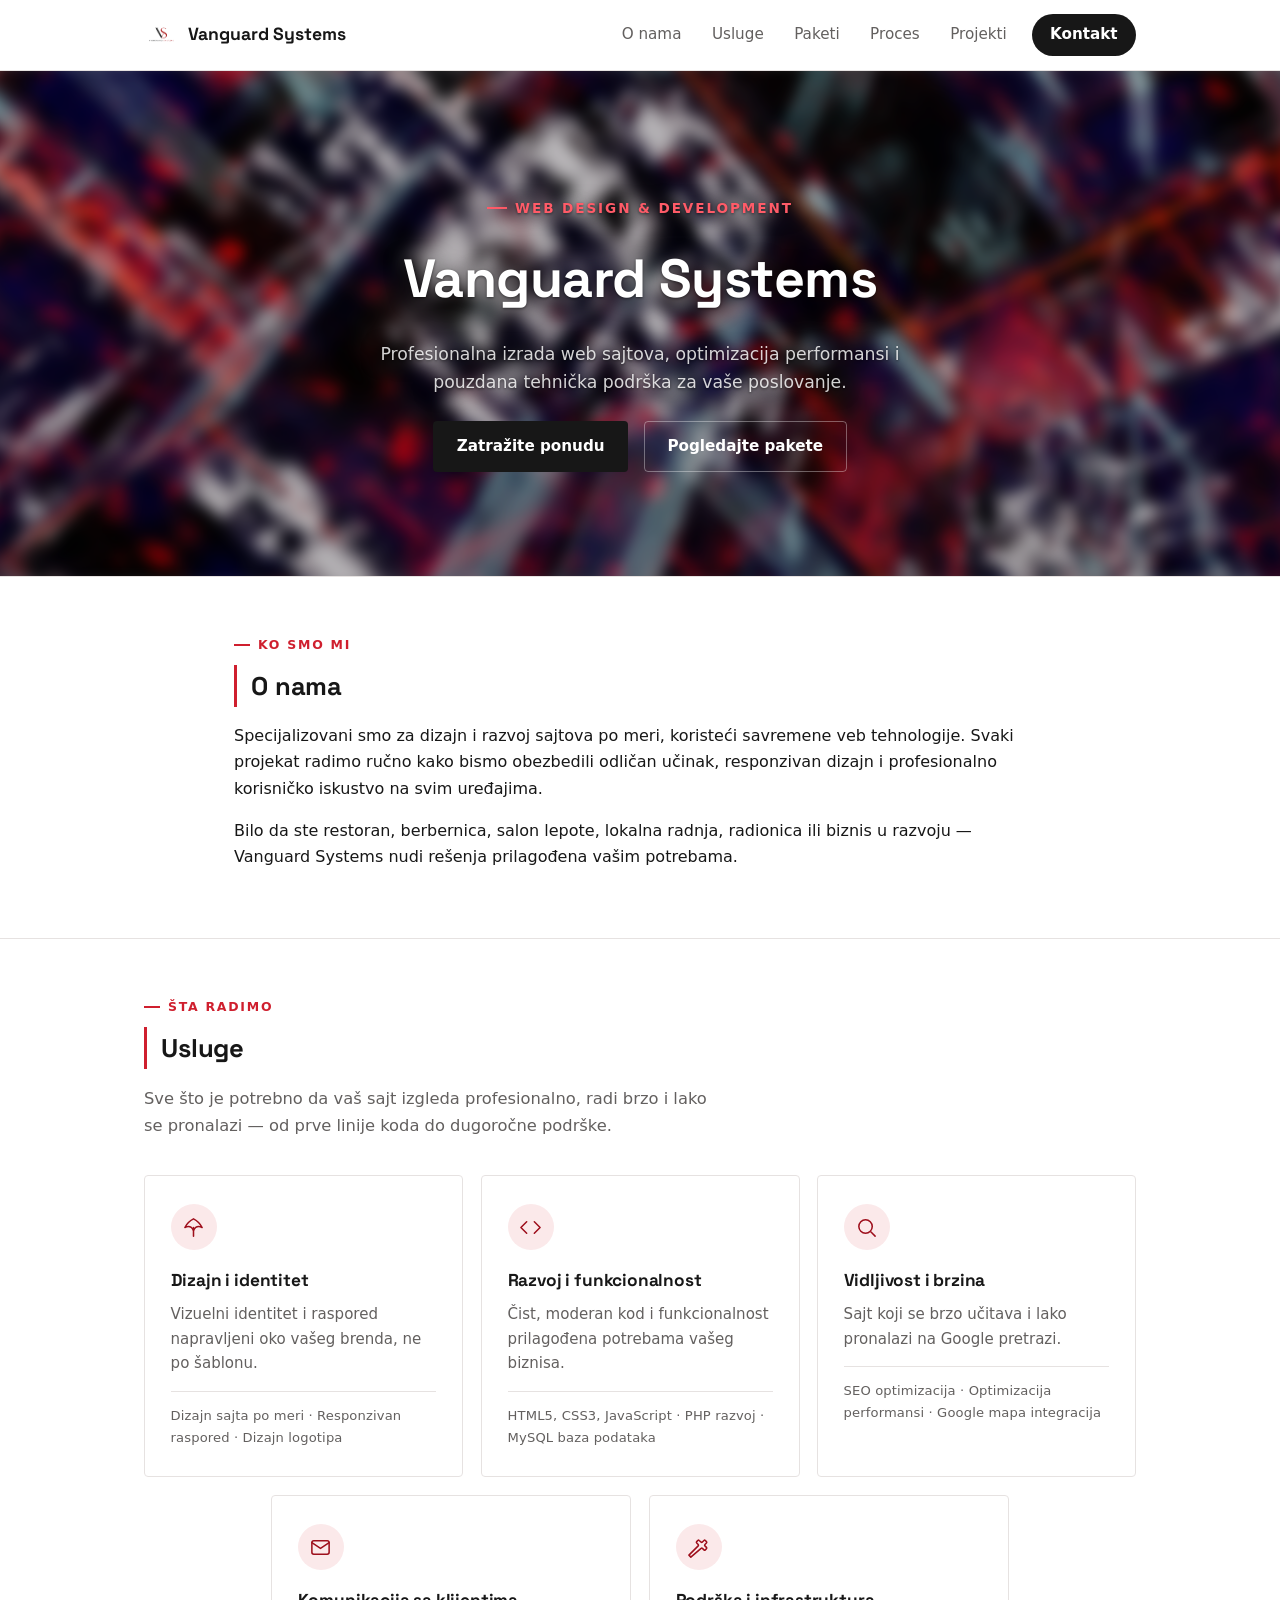
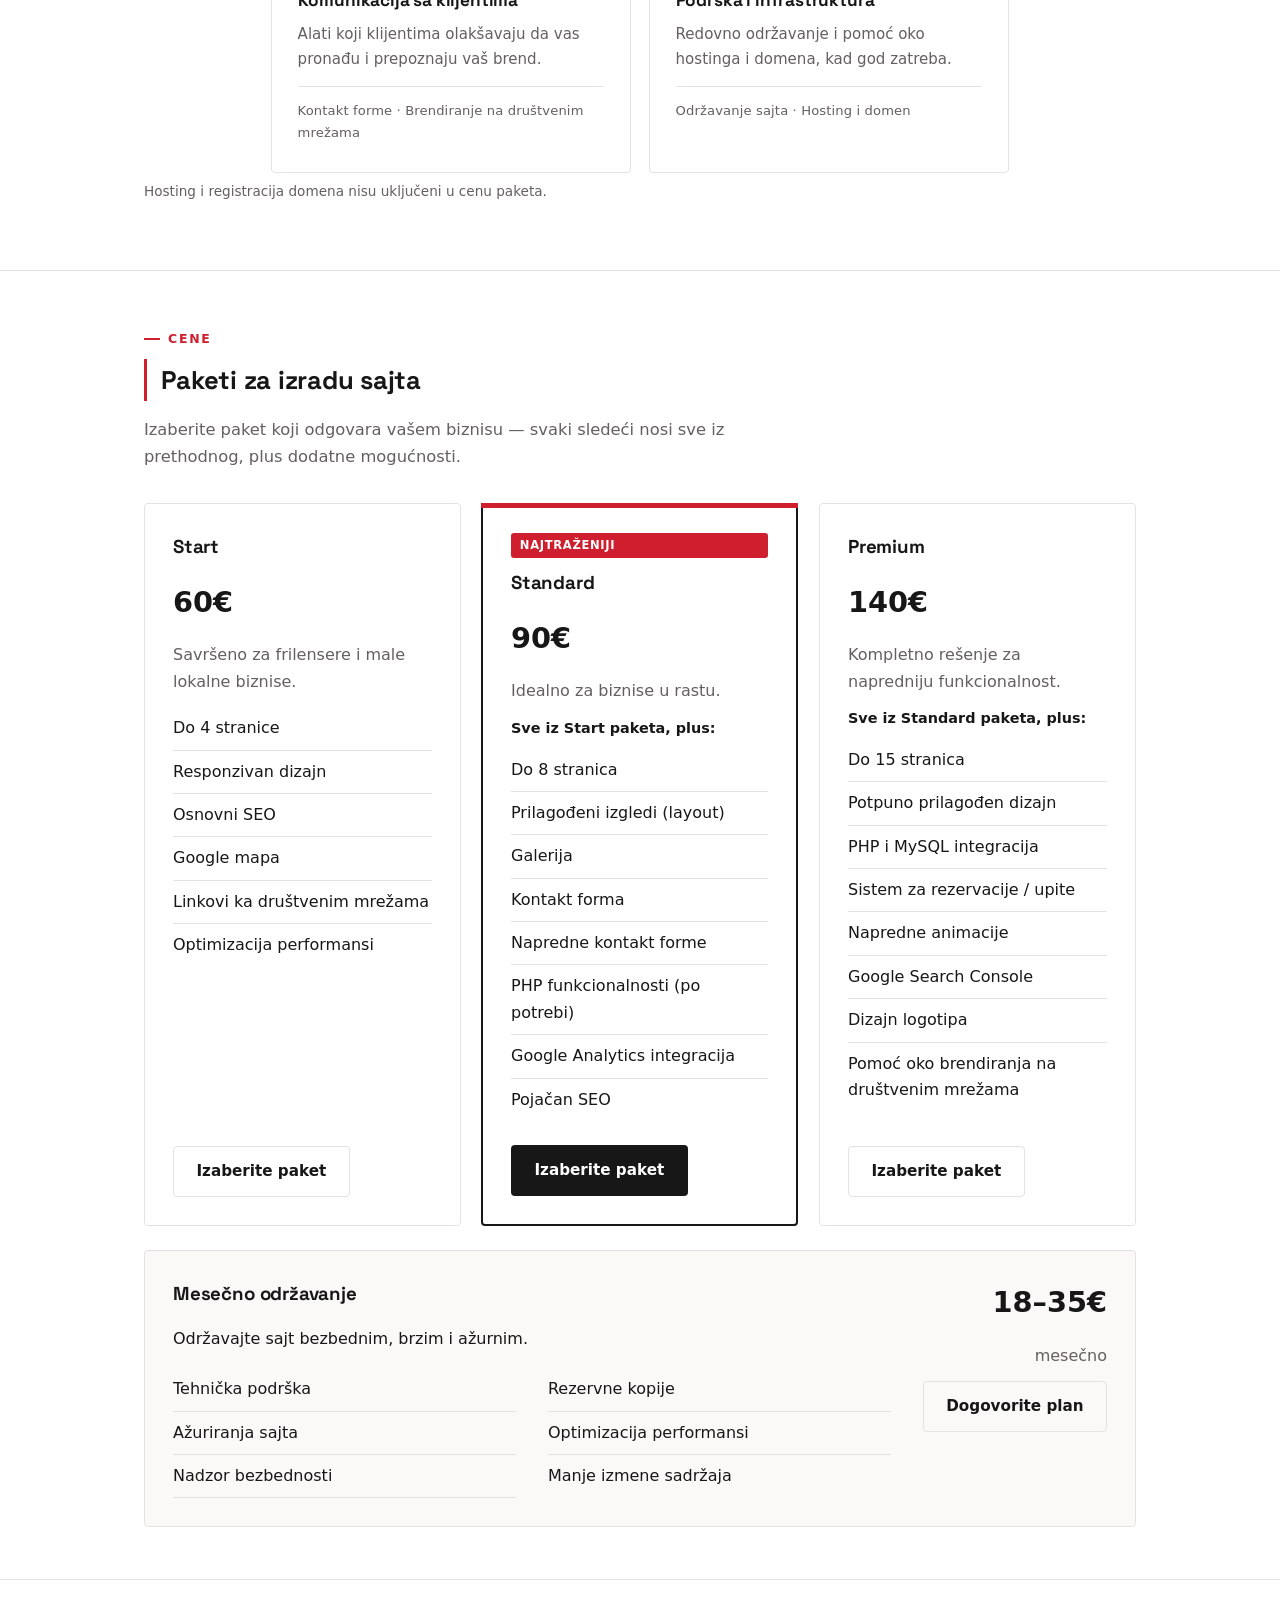
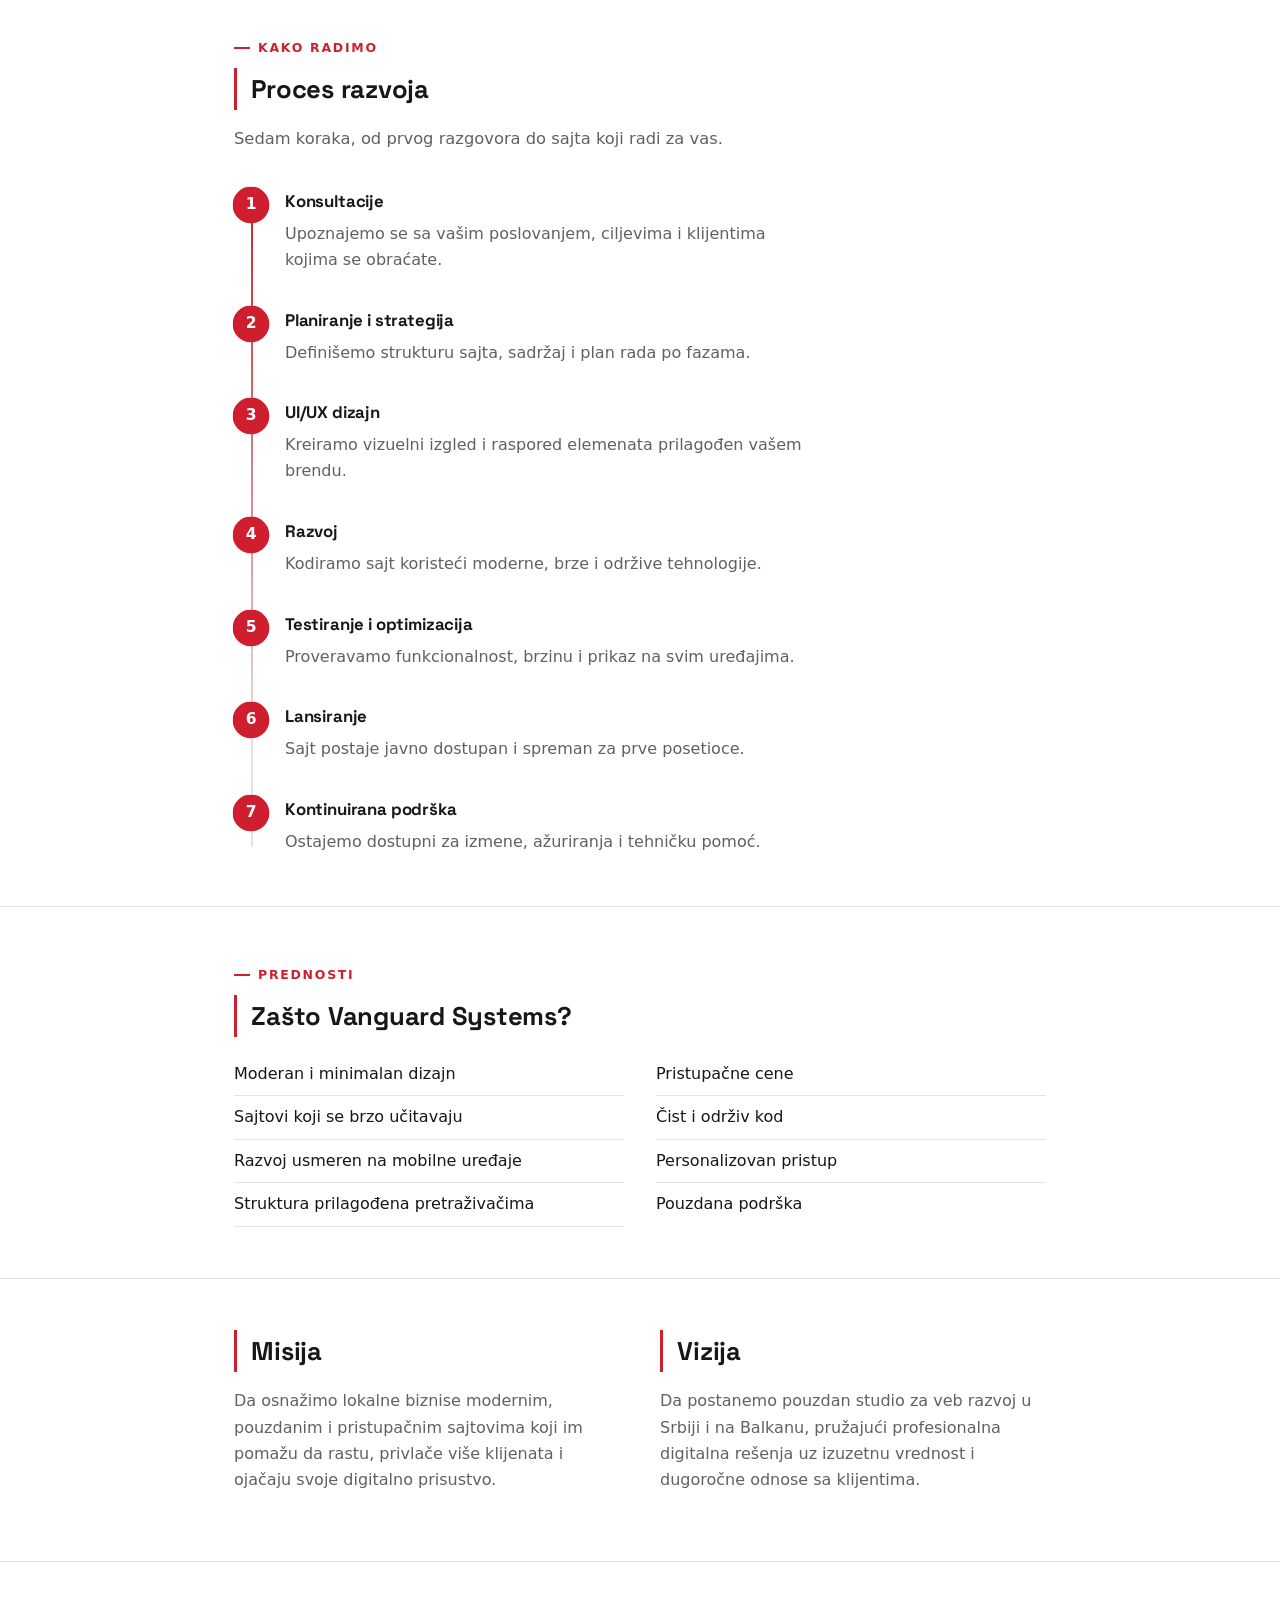
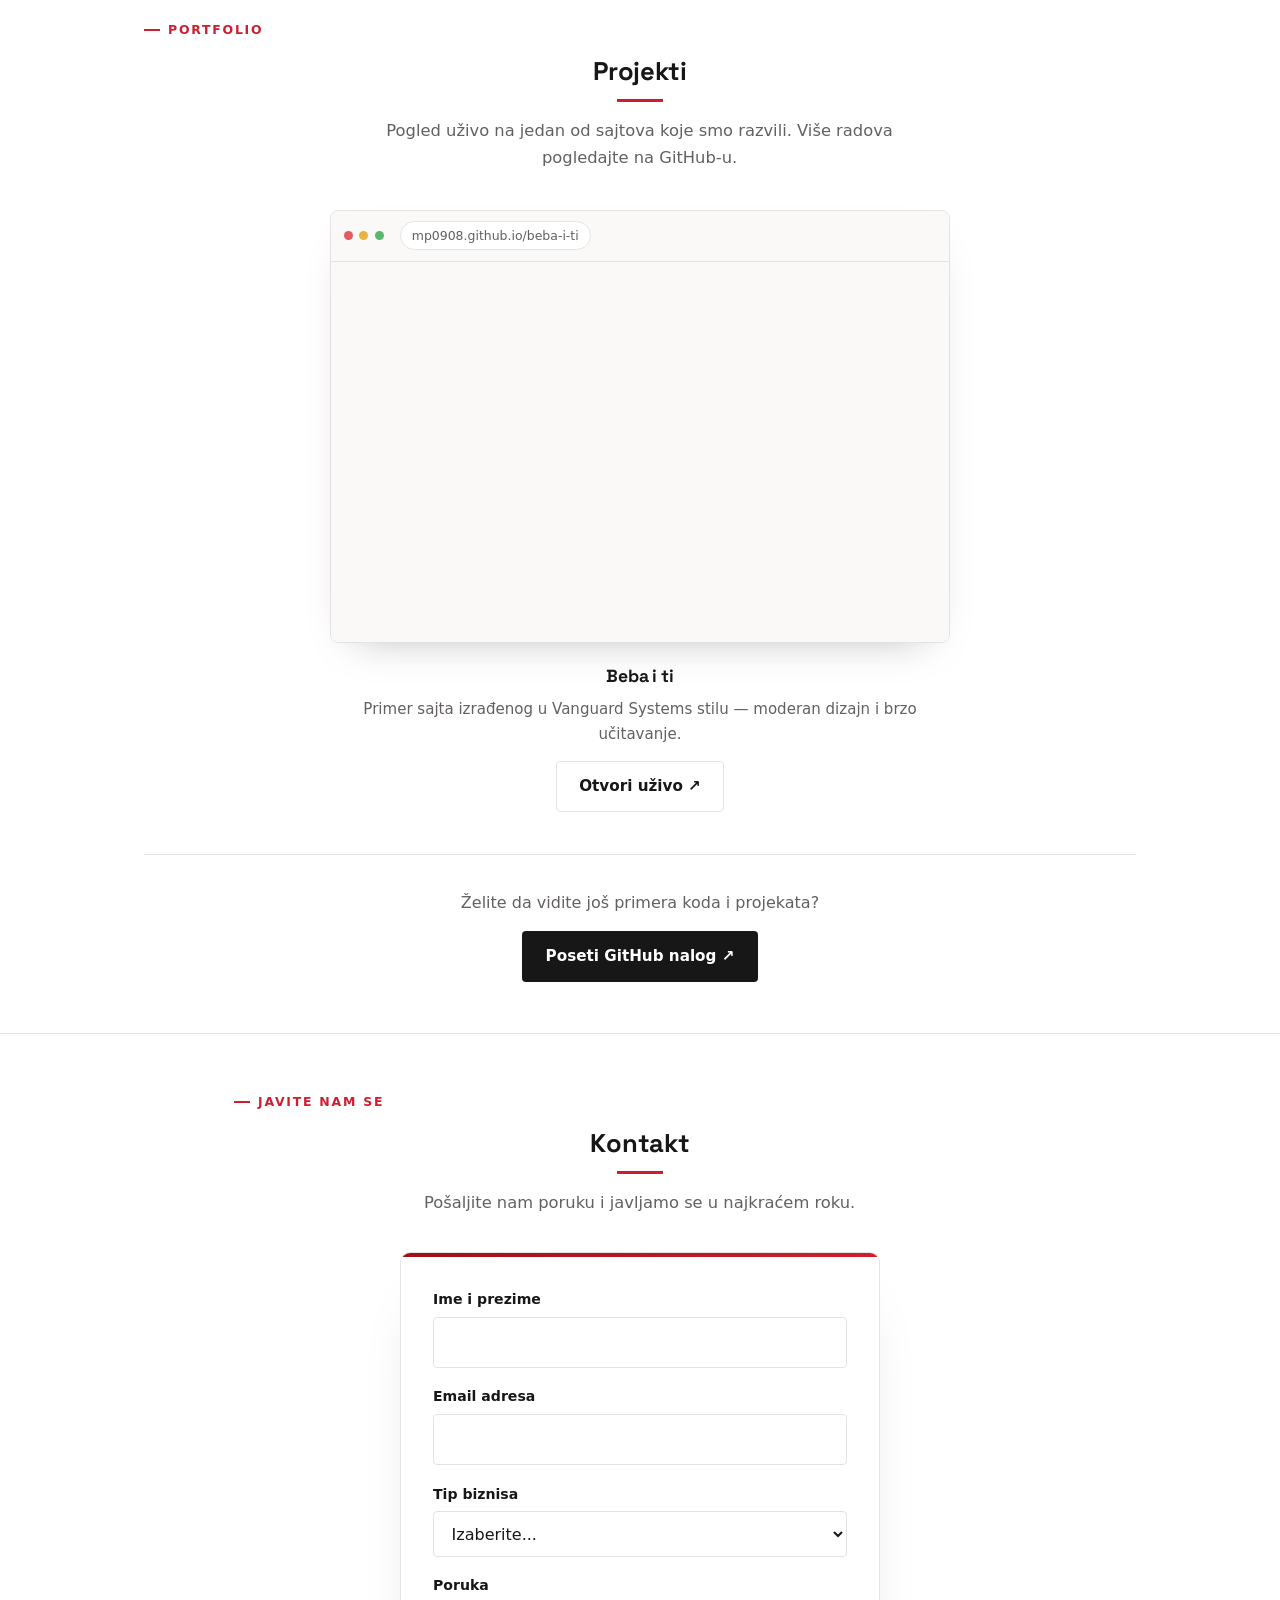
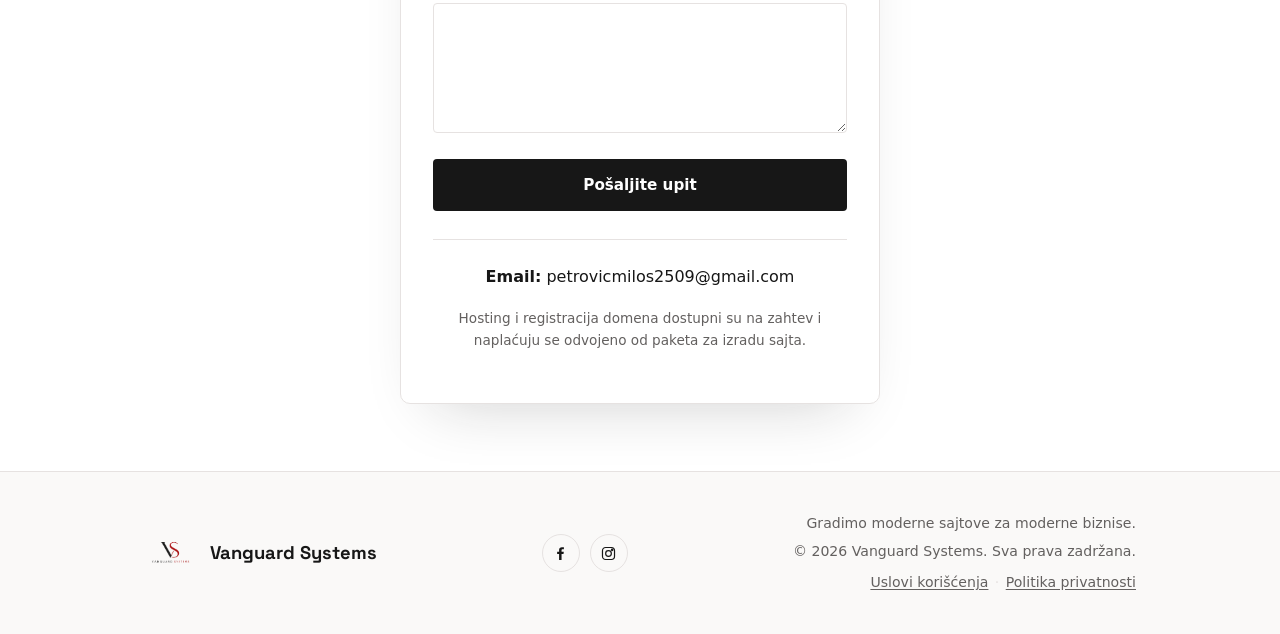
<file: index.html>
<!DOCTYPE html>
<html lang="sr-Latn">
<head>
<meta charset="UTF-8">
<meta name="viewport" content="width=device-width, initial-scale=1.0">
<title>Vanguard Systems — Izrada web sajtova Srbija | Web dizajn i razvoj</title>
<meta name="description" content="Vanguard Systems je studio za izradu web sajtova u Srbiji. Moderan dizajn, brz razvoj, SEO optimizacija i pouzdana podrška za male biznise, lokalne firme i preduzetnike. Zatražite besplatnu ponudu.">
<meta name="keywords" content="izrada web sajtova, izrada sajtova Srbija, web dizajn, web development, SEO optimizacija, izrada sajta za firmu, izrada sajta za restoran, izrada sajta za salon">
<meta name="author" content="Vanguard Systems">
<meta name="robots" content="index, follow, max-image-preview:large">
<link rel="canonical" href="https://www.vanguardsystems.rs/">

<!-- Open Graph / Facebook -->
<meta property="og:type" content="website">
<meta property="og:site_name" content="Vanguard Systems">
<meta property="og:title" content="Vanguard Systems — Izrada web sajtova Srbija | Web dizajn i razvoj">
<meta property="og:description" content="Moderan dizajn, brz razvoj i SEO optimizacija za male biznise, lokalne firme i preduzetnike. Zatražite besplatnu ponudu za izradu vašeg sajta.">
<meta property="og:url" content="https://www.vanguardsystems.rs/">
<meta property="og:image" content="https://www.vanguardsystems.rs/images/hero-bg.jpg">
<meta property="og:image:width" content="1920">
<meta property="og:image:height" content="1012">
<meta property="og:locale" content="sr_RS">

<!-- Twitter Card -->
<meta name="twitter:card" content="summary_large_image">
<meta name="twitter:title" content="Vanguard Systems — Izrada web sajtova Srbija">
<meta name="twitter:description" content="Moderan dizajn, brz razvoj i SEO optimizacija za male biznise, lokalne firme i preduzetnike.">
<meta name="twitter:image" content="https://www.vanguardsystems.rs/images/hero-bg.jpg">

<link rel="icon" href="images/vs-logo.png" type="image/png">
<link rel="apple-touch-icon" href="images/vs-mark.png">
<meta name="theme-color" content="#171717">

<link rel="preconnect" href="https://fonts.googleapis.com">
<link rel="preconnect" href="https://fonts.gstatic.com" crossorigin>
<link rel="preload" as="image" href="images/hero-bg.webp" type="image/webp" fetchpriority="high">

<link rel="stylesheet" href="styles/style.css">

<script type="application/ld+json">
{
  "@context": "https://schema.org",
  "@type": "ProfessionalService",
  "name": "Vanguard Systems",
  "description": "Studio za veb dizajn i razvoj koji gradi moderne, brze sajtove za male biznise, lokalne firme i preduzetnike.",
  "url": "https://www.vanguardsystems.rs/",
  "logo": "https://www.vanguardsystems.rs/images/vs-logo.png",
  "image": "https://www.vanguardsystems.rs/images/hero-bg.jpg",
  "email": "petrovicmilos2509@gmail.com",
  "areaServed": {
    "@type": "Country",
    "name": "Srbija"
  },
  "priceRange": "60€ - 140€",
  "makesOffer": [
    {
      "@type": "Offer",
      "name": "Start paket — izrada sajta",
      "price": "60",
      "priceCurrency": "EUR"
    },
    {
      "@type": "Offer",
      "name": "Standard paket — izrada sajta",
      "price": "90",
      "priceCurrency": "EUR"
    },
    {
      "@type": "Offer",
      "name": "Premium paket — izrada sajta",
      "price": "140",
      "priceCurrency": "EUR"
    }
  ]
}
</script>
<script type="application/ld+json">
{
  "@context": "https://schema.org",
  "@type": "WebSite",
  "name": "Vanguard Systems",
  "url": "https://www.vanguardsystems.rs/"
}
</script>
</head>
<body>

<div class="scroll-progress" id="scrollProgress"></div>

<header class="site-header">
  <div class="wrap header-inner">
    <a href="#top" class="logo">
      <img src="images/vs-logo.png" alt="Vanguard Systems logo" width="34" height="34" loading="eager" decoding="async">
      Vanguard Systems
    </a>

    <button class="nav-toggle" id="navToggle" aria-label="Otvorite meni" aria-expanded="false" aria-controls="main-nav">
      <span></span><span></span><span></span>
    </button>

    <nav class="main-nav" id="main-nav">
      <a href="#onama">O nama</a>
      <a href="#usluge">Usluge</a>
      <a href="#paketi">Paketi</a>
      <a href="#proces">Proces</a>
      <a href="#projekti">Projekti</a>
      <a href="#kontakt" class="nav-cta">Kontakt</a>
    </nav>
  </div>
</header>

<main id="top">

  <!-- HERO -->
  <section class="hero">
    <div class="hero-bg" aria-hidden="true">
      <picture>
        <source srcset="images/hero-bg.webp" type="image/webp">
        <img src="images/hero-bg.jpg" alt="" width="1920" height="1012" loading="eager" fetchpriority="high" decoding="async">
      </picture>
      <div class="hero-overlay"></div>
    </div>
    <div class="wrap hero-inner">
      <div class="hero-content">
        <p class="tagline hero-in">Web Design & Development</p>
        <h1 class="hero-in hero-in-2">Vanguard Systems</h1>
        <p class="lead hero-in hero-in-3">
         Profesionalna izrada web sajtova, optimizacija performansi i pouzdana tehnička podrška za vaše poslovanje.
        </p>
        <div class="hero-actions hero-in hero-in-4">
          <a href="#kontakt" class="btn btn-primary">Zatražite ponudu</a>
          <a href="#paketi" class="btn btn-plain">Pogledajte pakete</a>
        </div>
      </div>
    </div>
  </section>


  <hr class="divider">

  <!-- ABOUT -->
  <section class="section" id="onama">
    <div class="wrap wrap-narrow">
      <p class="eyebrow reveal">Ko smo mi</p>
      <h2 class="reveal">O nama</h2>
      <p class="reveal">
        Specijalizovani smo za dizajn i razvoj sajtova po meri, koristeći savremene veb
        tehnologije. Svaki projekat radimo ručno kako bismo obezbedili odličan učinak,
        responzivan dizajn i profesionalno korisničko iskustvo na svim uređajima.
      </p>
      <p class="reveal">
        Bilo da ste restoran, berbernica, salon lepote, lokalna radnja, radionica ili biznis
        u razvoju — Vanguard Systems nudi rešenja prilagođena vašim potrebama.
      </p>
    </div>
  </section>

  <hr class="divider">

  <!-- SERVICES -->
  <section class="section" id="usluge">
    <div class="wrap">
      <p class="eyebrow reveal">Šta radimo</p>
      <h2 class="reveal">Usluge</h2>
      <p class="section-lead reveal">Sve što je potrebno da vaš sajt izgleda profesionalno, radi brzo i lako se pronalazi — od prve linije koda do dugoročne podrške.</p>

      <div class="services-grid">

        <div class="service-card reveal">
          <span class="service-icon">
            <svg viewBox="0 0 24 24" fill="none" stroke="currentColor" stroke-width="1.6" stroke-linecap="round" stroke-linejoin="round"><path d="M12 3c4 2 7 5 9 9-4-2-7-1-9 3-2-4-5-5-9-3 2-4 5-7 9-9Z"/><path d="M12 12v9"/></svg>
          </span>
          <h3>Dizajn i identitet</h3>
          <p>Vizuelni identitet i raspored napravljeni oko vašeg brenda, ne po šablonu.</p>
          <p class="service-tags">Dizajn sajta po meri · Responzivan raspored · Dizajn logotipa</p>
        </div>

        <div class="service-card reveal">
          <span class="service-icon">
            <svg viewBox="0 0 24 24" fill="none" stroke="currentColor" stroke-width="1.6" stroke-linecap="round" stroke-linejoin="round"><polyline points="16 18 22 12 16 6"/><polyline points="8 6 2 12 8 18"/></svg>
          </span>
          <h3>Razvoj i funkcionalnost</h3>
          <p>Čist, moderan kod i funkcionalnost prilagođena potrebama vašeg biznisa.</p>
          <p class="service-tags">HTML5, CSS3, JavaScript · PHP razvoj · MySQL baza podataka</p>
        </div>

        <div class="service-card reveal">
          <span class="service-icon">
            <svg viewBox="0 0 24 24" fill="none" stroke="currentColor" stroke-width="1.6" stroke-linecap="round" stroke-linejoin="round"><circle cx="11" cy="11" r="7"/><path d="m21 21-4.3-4.3"/></svg>
          </span>
          <h3>Vidljivost i brzina</h3>
          <p>Sajt koji se brzo učitava i lako pronalazi na Google pretrazi.</p>
          <p class="service-tags">SEO optimizacija · Optimizacija performansi · Google mapa integracija</p>
        </div>

        <div class="service-card reveal">
          <span class="service-icon">
            <svg viewBox="0 0 24 24" fill="none" stroke="currentColor" stroke-width="1.6" stroke-linecap="round" stroke-linejoin="round"><rect x="3" y="5" width="18" height="14" rx="2"/><path d="m3 7 9 6 9-6"/></svg>
          </span>
          <h3>Komunikacija sa klijentima</h3>
          <p>Alati koji klijentima olakšavaju da vas pronađu i prepoznaju vaš brend.</p>
          <p class="service-tags">Kontakt forme · Brendiranje na društvenim mrežama</p>
        </div>

        <div class="service-card reveal">
          <span class="service-icon">
            <svg viewBox="0 0 24 24" fill="none" stroke="currentColor" stroke-width="1.6" stroke-linecap="round" stroke-linejoin="round"><path d="M14.7 6.3a1 1 0 0 0 1.4 0l1.6-1.6a1 1 0 0 1 1.4 0l1.2 1.2a1 1 0 0 1 0 1.4l-1.6 1.6a1 1 0 0 0 0 1.4l1.6 1.6a1 1 0 0 1 0 1.4l-1.2 1.2a1 1 0 0 1-1.4 0l-1.6-1.6a1 1 0 0 0-1.4 0L4 22l-2-2 9.7-9.7a1 1 0 0 0 0-1.4L10.1 7.3a1 1 0 0 1 0-1.4l1.2-1.2a1 1 0 0 1 1.4 0Z"/></svg>
          </span>
          <h3>Podrška i infrastruktura</h3>
          <p>Redovno održavanje i pomoć oko hostinga i domena, kad god zatreba.</p>
          <p class="service-tags">Održavanje sajta · Hosting i domen</p>
        </div>

      </div>
      <p class="fine-print reveal">Hosting i registracija domena nisu uključeni u cenu paketa.</p>
    </div>
  </section>

  <hr class="divider">

  <!-- PACKAGES -->
  <section class="section" id="paketi">
    <div class="wrap">
      <p class="eyebrow reveal">Cene</p>
      <h2 class="reveal">Paketi za izradu sajta</h2>
      <p class="section-lead reveal">Izaberite paket koji odgovara vašem biznisu — svaki sledeći nosi sve iz prethodnog, plus dodatne mogućnosti.</p>

      <div class="package-grid">

        <article class="package reveal">
          <h3>Start</h3>
          <p class="package-price">60€</p>
          <p class="package-desc">Savršeno za frilensere i male lokalne biznise.</p>
          <ul class="plain-list">
            <li>Do 4 stranice</li>
            <li>Responzivan dizajn</li>
            <li>Osnovni SEO</li>
            <li>Google mapa</li>
            <li>Linkovi ka društvenim mrežama</li>
            <li>Optimizacija performansi</li>
          </ul>
          <a href="#kontakt" class="btn btn-plain">Izaberite paket</a>
        </article>

        <article class="package package-highlight reveal">
          <p class="package-badge">Najtraženiji</p>
          <h3>Standard</h3>
          <p class="package-price">90€</p>
          <p class="package-desc">Idealno za biznise u rastu.</p>
          <p class="package-note">Sve iz Start paketa, plus:</p>
          <ul class="plain-list">
            <li>Do 8 stranica</li>
            <li>Prilagođeni izgledi (layout)</li>
            <li>Galerija</li>
            <li>Kontakt forma</li>
            <li>Napredne kontakt forme</li>
            <li>PHP funkcionalnosti (po potrebi)</li>
            <li>Google Analytics integracija</li>
            <li>Pojačan SEO</li>
          </ul>
          <a href="#kontakt" class="btn btn-primary">Izaberite paket</a>
        </article>

        <article class="package reveal">
          <h3>Premium</h3>
          <p class="package-price">140€</p>
          <p class="package-desc">Kompletno rešenje za napredniju funkcionalnost.</p>
          <p class="package-note">Sve iz Standard paketa, plus:</p>
          <ul class="plain-list">
            <li>Do 15 stranica</li>
            <li>Potpuno prilagođen dizajn</li>
            <li>PHP i MySQL integracija</li>
            <li>Sistem za rezervacije / upite</li>
            <li>Napredne animacije</li>
            <li>Google Search Console</li>
            <li>Dizajn logotipa</li>
            <li>Pomoć oko brendiranja na društvenim mrežama</li>
          </ul>
          <a href="#kontakt" class="btn btn-plain">Izaberite paket</a>
        </article>

      </div>

      <div class="maintenance-box reveal">
        <div>
          <h3>Mesečno održavanje</h3>
          <p>Održavajte sajt bezbednim, brzim i ažurnim.</p>
          <ul class="plain-list two-col">
            <li>Tehnička podrška</li>
            <li>Ažuriranja sajta</li>
            <li>Nadzor bezbednosti</li>
            <li>Rezervne kopije</li>
            <li>Optimizacija performansi</li>
            <li>Manje izmene sadržaja</li>
          </ul>
        </div>
        <div class="maintenance-price">
          <p class="package-price">18–35€</p>
          <p class="package-desc">mesečno</p>
          <a href="#kontakt" class="btn btn-plain">Dogovorite plan</a>
        </div>
      </div>
    </div>
  </section>

  <hr class="divider">

  <!-- PROCESS -->
  <section class="section" id="proces">
    <div class="wrap wrap-narrow">
      <p class="eyebrow reveal">Kako radimo</p>
      <h2 class="reveal">Proces razvoja</h2>
      <p class="section-lead reveal">Sedam koraka, od prvog razgovora do sajta koji radi za vas.</p>

      <ol class="timeline">
        <li class="timeline-step reveal">
          <span class="timeline-node">1</span>
          <div class="timeline-content">
            <h3>Konsultacije</h3>
            <p>Upoznajemo se sa vašim poslovanjem, ciljevima i klijentima kojima se obraćate.</p>
          </div>
        </li>
        <li class="timeline-step reveal">
          <span class="timeline-node">2</span>
          <div class="timeline-content">
            <h3>Planiranje i strategija</h3>
            <p>Definišemo strukturu sajta, sadržaj i plan rada po fazama.</p>
          </div>
        </li>
        <li class="timeline-step reveal">
          <span class="timeline-node">3</span>
          <div class="timeline-content">
            <h3>UI/UX dizajn</h3>
            <p>Kreiramo vizuelni izgled i raspored elemenata prilagođen vašem brendu.</p>
          </div>
        </li>
        <li class="timeline-step reveal">
          <span class="timeline-node">4</span>
          <div class="timeline-content">
            <h3>Razvoj</h3>
            <p>Kodiramo sajt koristeći moderne, brze i održive tehnologije.</p>
          </div>
        </li>
        <li class="timeline-step reveal">
          <span class="timeline-node">5</span>
          <div class="timeline-content">
            <h3>Testiranje i optimizacija</h3>
            <p>Proveravamo funkcionalnost, brzinu i prikaz na svim uređajima.</p>
          </div>
        </li>
        <li class="timeline-step reveal">
          <span class="timeline-node">6</span>
          <div class="timeline-content">
            <h3>Lansiranje</h3>
            <p>Sajt postaje javno dostupan i spreman za prve posetioce.</p>
          </div>
        </li>
        <li class="timeline-step timeline-step-last reveal">
          <span class="timeline-node">7</span>
          <div class="timeline-content">
            <h3>Kontinuirana podrška</h3>
            <p>Ostajemo dostupni za izmene, ažuriranja i tehničku pomoć.</p>
          </div>
        </li>
      </ol>
    </div>
  </section>

  <hr class="divider">

  <!-- WHY US -->
  <section class="section" id="zasto">
    <div class="wrap wrap-narrow">
      <p class="eyebrow reveal">Prednosti</p>
      <h2 class="reveal">Zašto Vanguard Systems?</h2>
      <ul class="plain-list two-col reveal">
        <li>Moderan i minimalan dizajn</li>
        <li>Sajtovi koji se brzo učitavaju</li>
        <li>Razvoj usmeren na mobilne uređaje</li>
        <li>Struktura prilagođena pretraživačima</li>
        <li>Pristupačne cene</li>
        <li>Čist i održiv kod</li>
        <li>Personalizovan pristup</li>
        <li>Pouzdana podrška</li>
      </ul>
    </div>
  </section>

  <hr class="divider">

  <!-- MISSION / VISION -->
  <section class="section" id="misija">
    <div class="wrap wrap-narrow mission-grid">
      <div class="reveal">
        <h2>Misija</h2>
        <p>
          Da osnažimo lokalne biznise modernim, pouzdanim i pristupačnim sajtovima koji im
          pomažu da rastu, privlače više klijenata i ojačaju svoje digitalno prisustvo.
        </p>
      </div>
      <div class="reveal">
        <h2>Vizija</h2>
        <p>
          Da postanemo pouzdan studio za veb razvoj u Srbiji i na Balkanu, pružajući
          profesionalna digitalna rešenja uz izuzetnu vrednost i dugoročne odnose sa klijentima.
        </p>
      </div>
    </div>
  </section>

  <hr class="divider">

  <!-- PROJECTS -->
  <section class="section" id="projekti">
    <div class="wrap">
      <p class="eyebrow reveal center">Portfolio</p>
      <h2 class="reveal center">Projekti</h2>
      <p class="section-lead reveal center">Pogled uživo na jedan od sajtova koje smo razvili. Više radova pogledajte na GitHub-u.</p>

      <div class="projects-grid">
        <div class="project-card reveal">
          <div class="browser-window">
            <div class="browser-bar">
              <span class="browser-dot"></span>
              <span class="browser-dot"></span>
              <span class="browser-dot"></span>
              <span class="browser-url">mp0908.github.io/beba-i-ti</span>
            </div>
            <iframe class="browser-frame" src="https://mp0908.github.io/beba-i-ti/" title="Live prikaz projekta Beba i ti" loading="lazy"></iframe>
          </div>
          <div class="project-info">
            <h3>Beba i ti</h3>
            <p>Primer sajta izrađenog u Vanguard Systems stilu — moderan dizajn i brzo učitavanje.</p>
            <a href="https://mp0908.github.io/beba-i-ti/" target="_blank" rel="noopener" class="btn btn-plain">Otvori uživo ↗</a>
          </div>
        </div>
      </div>

      <div class="github-cta reveal">
        <p>Želite da vidite još primera koda i projekata?</p>
        <a href="https://github.com/mp0908" target="_blank" rel="noopener" class="btn btn-primary">Poseti GitHub nalog ↗</a>
      </div>
    </div>
  </section>

  <hr class="divider">

  <!-- CONTACT -->
  <section class="section" id="kontakt">
    <div class="wrap wrap-narrow">
      <p class="eyebrow reveal center">Javite nam se</p>
      <h2 class="reveal center">Kontakt</h2>
      <p class="section-lead center reveal">Pošaljite nam poruku i javljamo se u najkraćem roku.</p>

      <div class="contact-card reveal">
        <form class="contact-form" id="contactForm" action="https://formspree.io/f/mwvdjwgo" method="POST" novalidate>
          <input type="hidden" name="_subject" value="Novi upit sa Vanguard Systems sajta">
          <input type="text" name="_gotcha" class="hp-field" tabindex="-1" autocomplete="off" aria-hidden="true">

          <div class="field">
            <label for="ime">Ime i prezime</label>
            <input type="text" id="ime" name="ime" required minlength="2">
          </div>

          <div class="field">
            <label for="email">Email adresa</label>
            <input type="email" id="email" name="email" required>
          </div>

          <div class="field">
            <label for="tip">Tip biznisa</label>
            <select id="tip" name="tip_biznisa" required>
              <option value="" disabled selected>Izaberite...</option>
              <option>Restoran</option>
              <option>Berbernica / frizerski salon</option>
              <option>Salon lepote</option>
              <option>Lokalna radnja</option>
              <option>Radionica</option>
              <option>Drugo</option>
            </select>
          </div>

          <div class="field">
            <label for="poruka">Poruka</label>
            <textarea id="poruka" name="poruka" rows="4" required minlength="10"></textarea>
          </div>

          <button type="submit" class="btn btn-primary btn-submit">Pošaljite upit</button>
          <p class="form-status" id="formStatus" role="status" aria-live="polite"></p>
        </form>

        <div class="contact-direct">
          <p><strong>Email:</strong> petrovicmilos2509@gmail.com</p>
          <p class="fine-print">Hosting i registracija domena dostupni su na zahtev i naplaćuju se odvojeno od paketa za izradu sajta.</p>
        </div>
      </div>
    </div>
  </section>

</main>

<footer class="site-footer">
  <div class="wrap footer-inner">
    <div class="footer-logo">
      <img src="images/vs-logo.png" alt="Vanguard Systems logo" width="52" height="52" loading="lazy" decoding="async">
      <span>Vanguard Systems</span>
    </div>
    <nav class="footer-social" aria-label="Društvene mreže">
      <a href="#" target="_blank" rel="noopener" aria-label="Facebook">
        <svg viewBox="0 0 24 24" fill="currentColor"><path d="M13.5 21v-8.2h2.75l.4-3.2h-3.15V7.5c0-.93.26-1.56 1.6-1.56h1.7V3.1C15.98 3.03 15.03 3 13.9 3c-2.32 0-3.9 1.42-3.9 4.02v2.58H7.25v3.2H10V21h3.5Z"/></svg>
      </a>
      <a href="#" target="_blank" rel="noopener" aria-label="Instagram">
        <svg viewBox="0 0 24 24" fill="none" stroke="currentColor" stroke-width="1.7"><rect x="3.5" y="3.5" width="17" height="17" rx="4.5"/><circle cx="12" cy="12" r="4"/><circle cx="17.2" cy="6.8" r="1"/></svg>
      </a>
    </nav>
    <div class="footer-text">
      <p>Gradimo moderne sajtove za moderne biznise.</p>
      <p>© 2026 Vanguard Systems. Sva prava zadržana.</p>
      <nav class="footer-legal" aria-label="Pravne informacije">
        <a href="uslovi-koriscenja.html">Uslovi korišćenja</a>
        <span aria-hidden="true">·</span>
        <a href="politika-privatnosti.html">Politika privatnosti</a>
      </nav>
    </div>
  </div>
</footer>

<script src="js/app.js"></script>
</body>
</html>
</file>
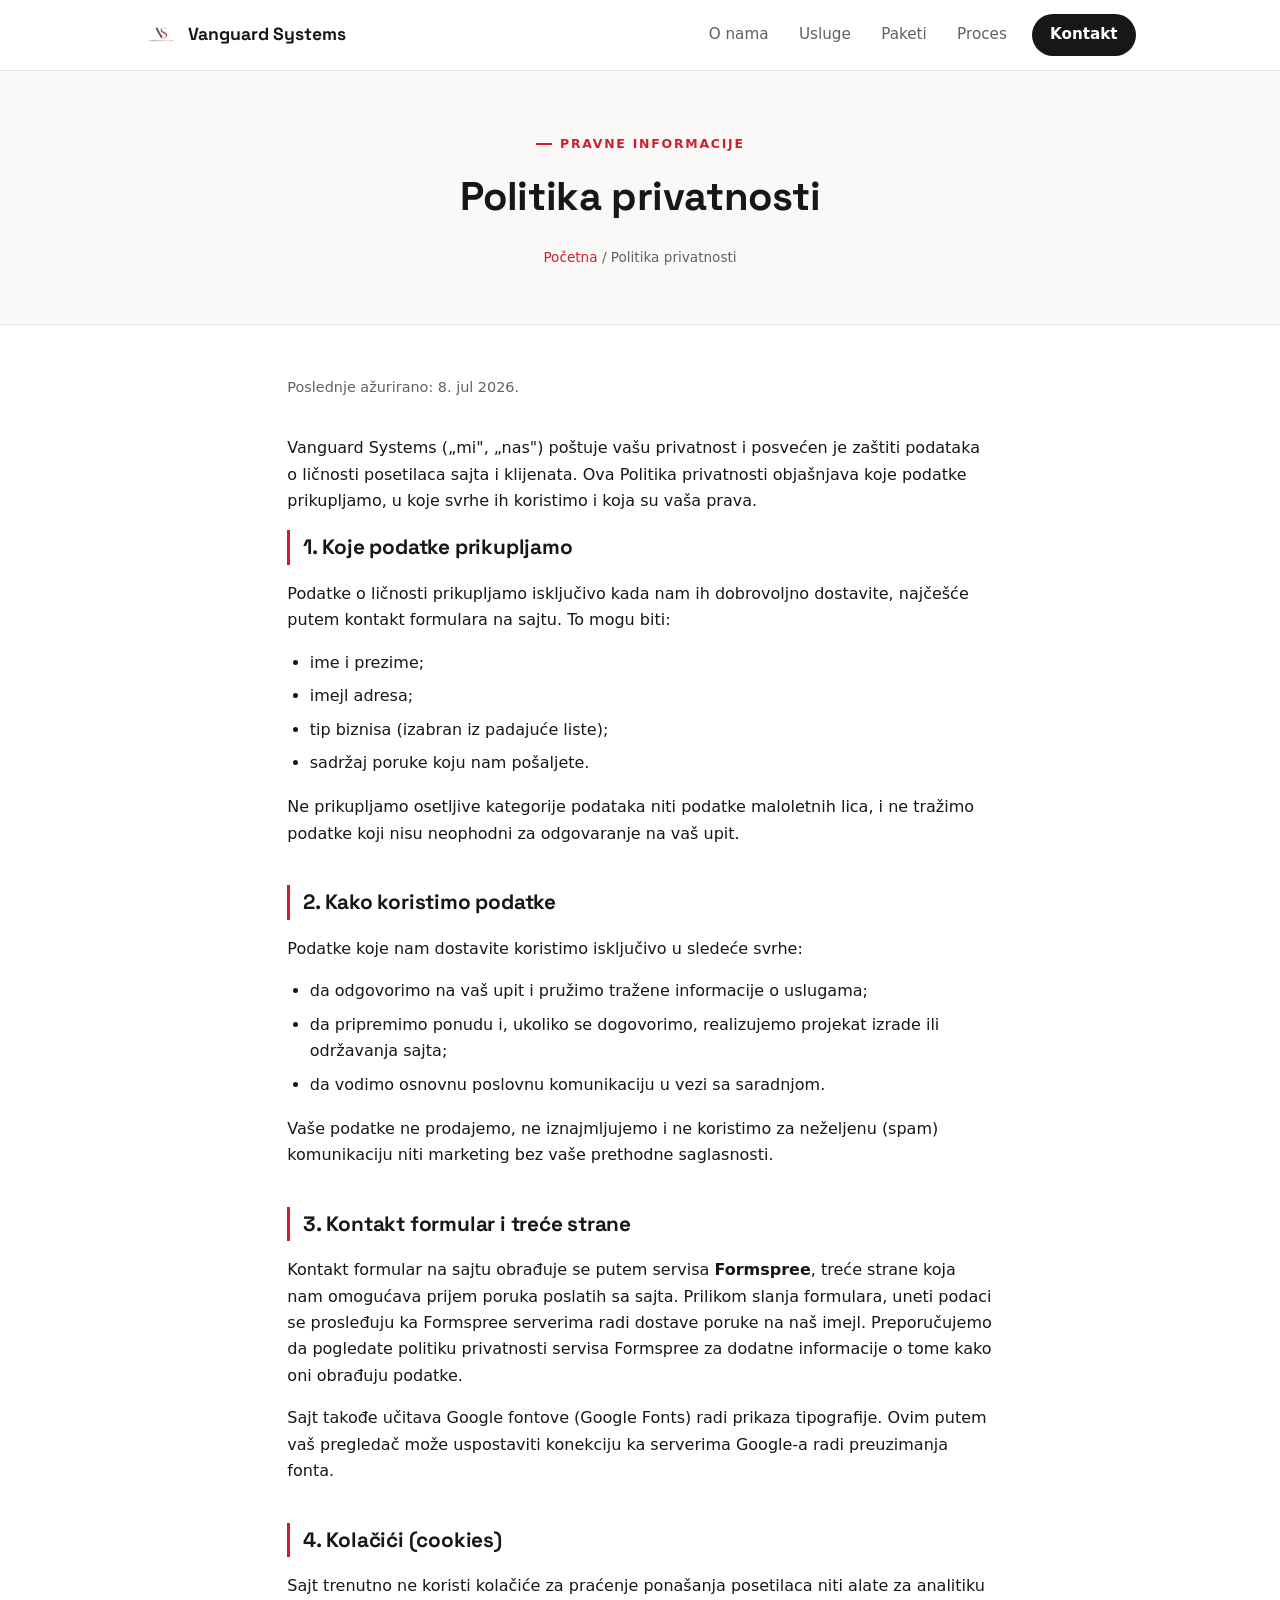
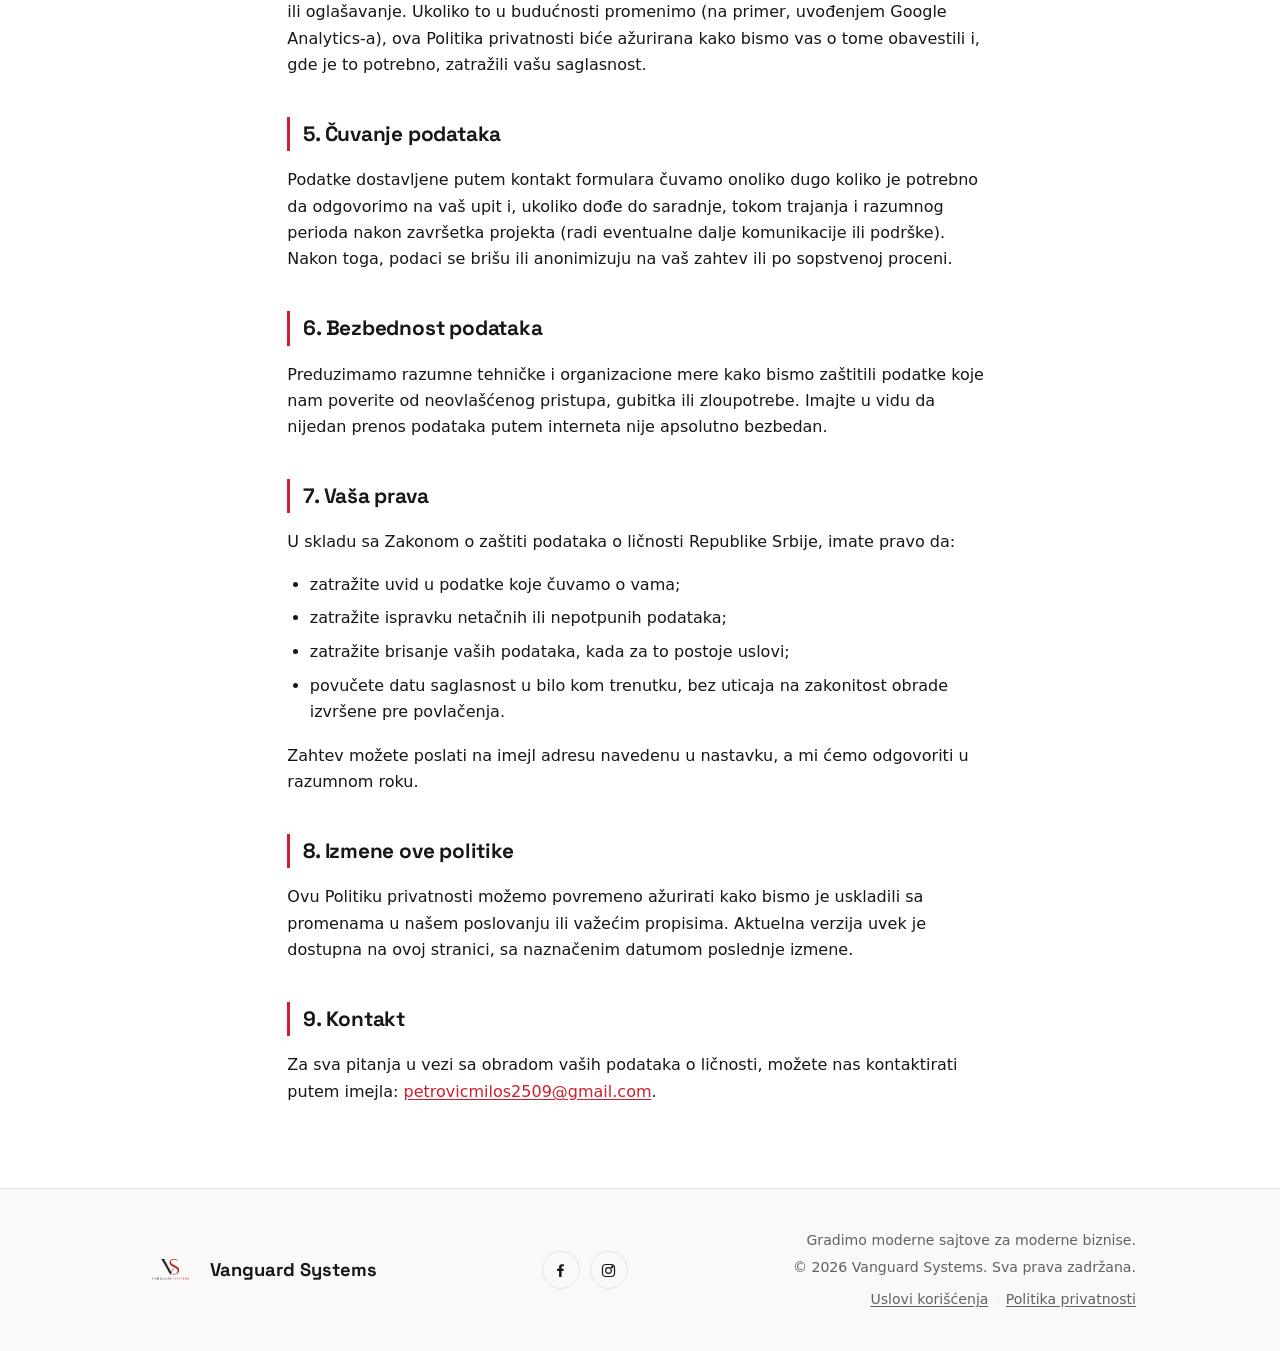
<file: politika-privatnosti.html>
<!DOCTYPE html>
<html lang="sr-Latn">
<head>
<meta charset="UTF-8">
<meta name="viewport" content="width=device-width, initial-scale=1.0">
<title>Politika privatnosti | Vanguard Systems</title>
<meta name="description" content="Politika privatnosti Vanguard Systems — informacije o tome koje podatke prikupljamo, kako ih koristimo i koja su vaša prava u vezi sa zaštitom podataka o ličnosti.">
<meta name="robots" content="index, follow">
<link rel="canonical" href="https://www.vanguardsystems.rs/politika-privatnosti.html">
<link rel="icon" href="images/vs-logo.png" type="image/png">
<link rel="apple-touch-icon" href="images/vs-mark.png">
<meta name="theme-color" content="#171717">

<!-- Open Graph -->
<meta property="og:type" content="website">
<meta property="og:site_name" content="Vanguard Systems">
<meta property="og:title" content="Politika privatnosti | Vanguard Systems">
<meta property="og:description" content="Informacije o tome koje podatke Vanguard Systems prikuplja, kako ih koristi i koja su vaša prava.">
<meta property="og:url" content="https://www.vanguardsystems.rs/politika-privatnosti.html">
<meta property="og:image" content="https://www.vanguardsystems.rs/images/vs-logo.png">
<meta property="og:locale" content="sr_RS">

<link rel="stylesheet" href="styles/style.css">
</head>
<body>

<div class="scroll-progress" id="scrollProgress"></div>

<header class="site-header">
  <div class="wrap header-inner">
    <a href="index.html#top" class="logo">
      <img src="images/vs-logo.png" alt="Vanguard Systems logo" width="34" height="34" loading="eager" decoding="async">
      Vanguard Systems
    </a>

    <button class="nav-toggle" id="navToggle" aria-label="Otvorite meni" aria-expanded="false" aria-controls="main-nav">
      <span></span><span></span><span></span>
    </button>

    <nav class="main-nav" id="main-nav">
      <a href="index.html#onama">O nama</a>
      <a href="index.html#usluge">Usluge</a>
      <a href="index.html#paketi">Paketi</a>
      <a href="index.html#proces">Proces</a>
      <a href="index.html#kontakt" class="nav-cta">Kontakt</a>
    </nav>
  </div>
</header>

<main id="top">

  <section class="page-header">
    <div class="wrap wrap-narrow">
      <p class="eyebrow reveal in-view">Pravne informacije</p>
      <h1>Politika privatnosti</h1>
      <p class="breadcrumb"><a href="index.html">Početna</a> / Politika privatnosti</p>
    </div>
  </section>

  <section class="section legal-wrap">
    <div class="wrap wrap-narrow legal-content">
      <p class="updated">Poslednje ažurirano: 8. jul 2026.</p>

      <p>Vanguard Systems („mi", „nas") poštuje vašu privatnost i posvećen je zaštiti podataka o ličnosti posetilaca sajta i klijenata. Ova Politika privatnosti objašnjava koje podatke prikupljamo, u koje svrhe ih koristimo i koja su vaša prava.</p>

      <h2>1. Koje podatke prikupljamo</h2>
      <p>Podatke o ličnosti prikupljamo isključivo kada nam ih dobrovoljno dostavite, najčešće putem kontakt formulara na sajtu. To mogu biti:</p>
      <ul>
        <li>ime i prezime;</li>
        <li>imejl adresa;</li>
        <li>tip biznisa (izabran iz padajuće liste);</li>
        <li>sadržaj poruke koju nam pošaljete.</li>
      </ul>
      <p>Ne prikupljamo osetljive kategorije podataka niti podatke maloletnih lica, i ne tražimo podatke koji nisu neophodni za odgovaranje na vaš upit.</p>

      <h2>2. Kako koristimo podatke</h2>
      <p>Podatke koje nam dostavite koristimo isključivo u sledeće svrhe:</p>
      <ul>
        <li>da odgovorimo na vaš upit i pružimo tražene informacije o uslugama;</li>
        <li>da pripremimo ponudu i, ukoliko se dogovorimo, realizujemo projekat izrade ili održavanja sajta;</li>
        <li>da vodimo osnovnu poslovnu komunikaciju u vezi sa saradnjom.</li>
      </ul>
      <p>Vaše podatke ne prodajemo, ne iznajmljujemo i ne koristimo za neželjenu (spam) komunikaciju niti marketing bez vaše prethodne saglasnosti.</p>

      <h2>3. Kontakt formular i treće strane</h2>
      <p>Kontakt formular na sajtu obrađuje se putem servisa <strong>Formspree</strong>, treće strane koja nam omogućava prijem poruka poslatih sa sajta. Prilikom slanja formulara, uneti podaci se prosleđuju ka Formspree serverima radi dostave poruke na naš imejl. Preporučujemo da pogledate politiku privatnosti servisa Formspree za dodatne informacije o tome kako oni obrađuju podatke.</p>
      <p>Sajt takođe učitava Google fontove (Google Fonts) radi prikaza tipografije. Ovim putem vaš pregledač može uspostaviti konekciju ka serverima Google-a radi preuzimanja fonta.</p>

      <h2>4. Kolačići (cookies)</h2>
      <p>Sajt trenutno ne koristi kolačiće za praćenje ponašanja posetilaca niti alate za analitiku ili oglašavanje. Ukoliko to u budućnosti promenimo (na primer, uvođenjem Google Analytics-a), ova Politika privatnosti biće ažurirana kako bismo vas o tome obavestili i, gde je to potrebno, zatražili vašu saglasnost.</p>

      <h2>5. Čuvanje podataka</h2>
      <p>Podatke dostavljene putem kontakt formulara čuvamo onoliko dugo koliko je potrebno da odgovorimo na vaš upit i, ukoliko dođe do saradnje, tokom trajanja i razumnog perioda nakon završetka projekta (radi eventualne dalje komunikacije ili podrške). Nakon toga, podaci se brišu ili anonimizuju na vaš zahtev ili po sopstvenoj proceni.</p>

      <h2>6. Bezbednost podataka</h2>
      <p>Preduzimamo razumne tehničke i organizacione mere kako bismo zaštitili podatke koje nam poverite od neovlašćenog pristupa, gubitka ili zloupotrebe. Imajte u vidu da nijedan prenos podataka putem interneta nije apsolutno bezbedan.</p>

      <h2>7. Vaša prava</h2>
      <p>U skladu sa Zakonom o zaštiti podataka o ličnosti Republike Srbije, imate pravo da:</p>
      <ul>
        <li>zatražite uvid u podatke koje čuvamo o vama;</li>
        <li>zatražite ispravku netačnih ili nepotpunih podataka;</li>
        <li>zatražite brisanje vaših podataka, kada za to postoje uslovi;</li>
        <li>povučete datu saglasnost u bilo kom trenutku, bez uticaja na zakonitost obrade izvršene pre povlačenja.</li>
      </ul>
      <p>Zahtev možete poslati na imejl adresu navedenu u nastavku, a mi ćemo odgovoriti u razumnom roku.</p>

      <h2>8. Izmene ove politike</h2>
      <p>Ovu Politiku privatnosti možemo povremeno ažurirati kako bismo je uskladili sa promenama u našem poslovanju ili važećim propisima. Aktuelna verzija uvek je dostupna na ovoj stranici, sa naznačenim datumom poslednje izmene.</p>

      <h2>9. Kontakt</h2>
      <p>Za sva pitanja u vezi sa obradom vaših podataka o ličnosti, možete nas kontaktirati putem imejla: <a href="mailto:petrovicmilos2509@gmail.com">petrovicmilos2509@gmail.com</a>.</p>
    </div>
  </section>

</main>

<footer class="site-footer">
  <div class="wrap footer-inner">
    <div class="footer-logo">
      <img src="images/vs-logo.png" alt="Vanguard Systems logo" width="52" height="52" loading="lazy" decoding="async">
      <span>Vanguard Systems</span>
    </div>
    <nav class="footer-social" aria-label="Društvene mreže">
      <a href="#" target="_blank" rel="noopener" aria-label="Facebook">
        <svg viewBox="0 0 24 24" fill="currentColor"><path d="M13.5 21v-8.2h2.75l.4-3.2h-3.15V7.5c0-.93.26-1.56 1.6-1.56h1.7V3.1C15.98 3.03 15.03 3 13.9 3c-2.32 0-3.9 1.42-3.9 4.02v2.58H7.25v3.2H10V21h3.5Z"/></svg>
      </a>
      <a href="#" target="_blank" rel="noopener" aria-label="Instagram">
        <svg viewBox="0 0 24 24" fill="none" stroke="currentColor" stroke-width="1.7"><rect x="3.5" y="3.5" width="17" height="17" rx="4.5"/><circle cx="12" cy="12" r="4"/><circle cx="17.2" cy="6.8" r="1"/></svg>
      </a>
    </nav>
    <div class="footer-text">
      <p>Gradimo moderne sajtove za moderne biznise.</p>
      <p>© 2026 Vanguard Systems. Sva prava zadržana.</p>
      <nav class="footer-legal" aria-label="Pravne informacije">
        <a href="uslovi-koriscenja.html">Uslovi korišćenja</a>
        <span aria-hidden="true">·</span>
        <a href="politika-privatnosti.html">Politika privatnosti</a>
      </nav>
    </div>
  </div>
</footer>

<script src="js/app.js"></script>
</body>
</html>
</file>
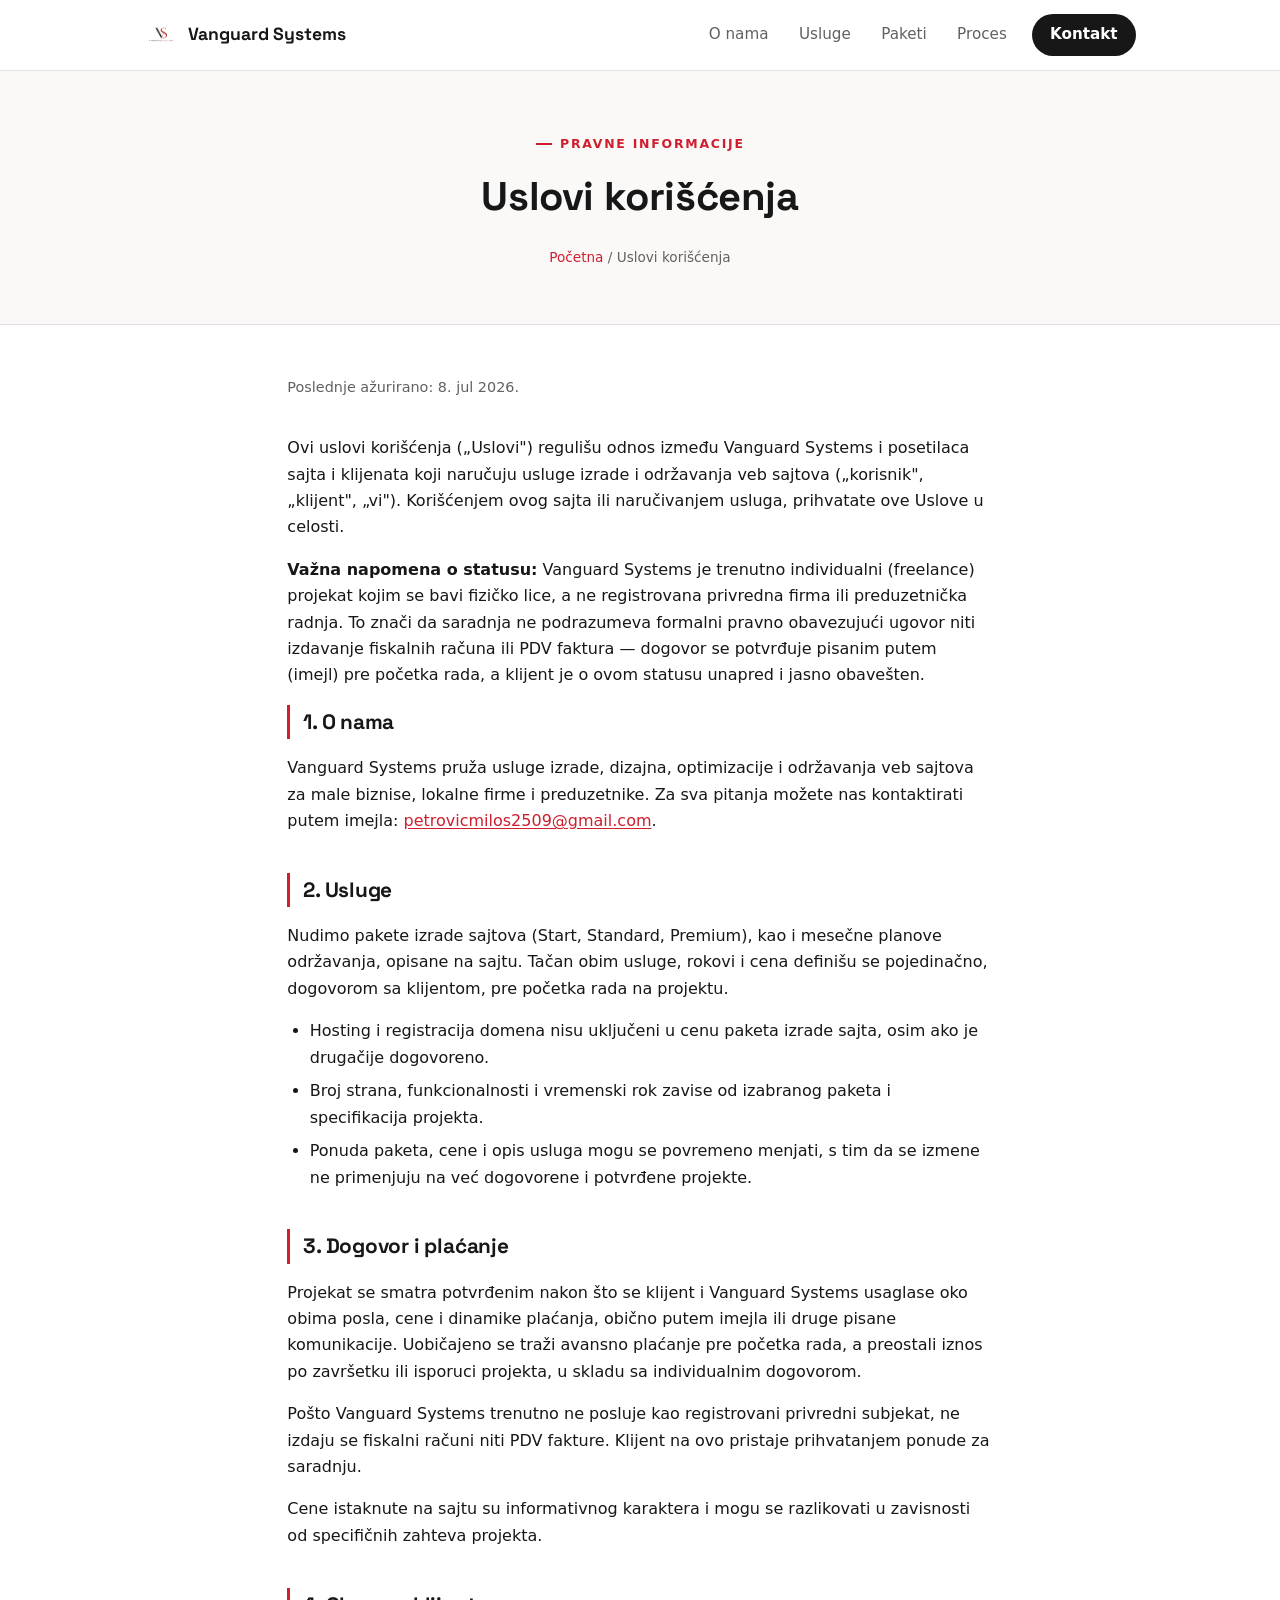
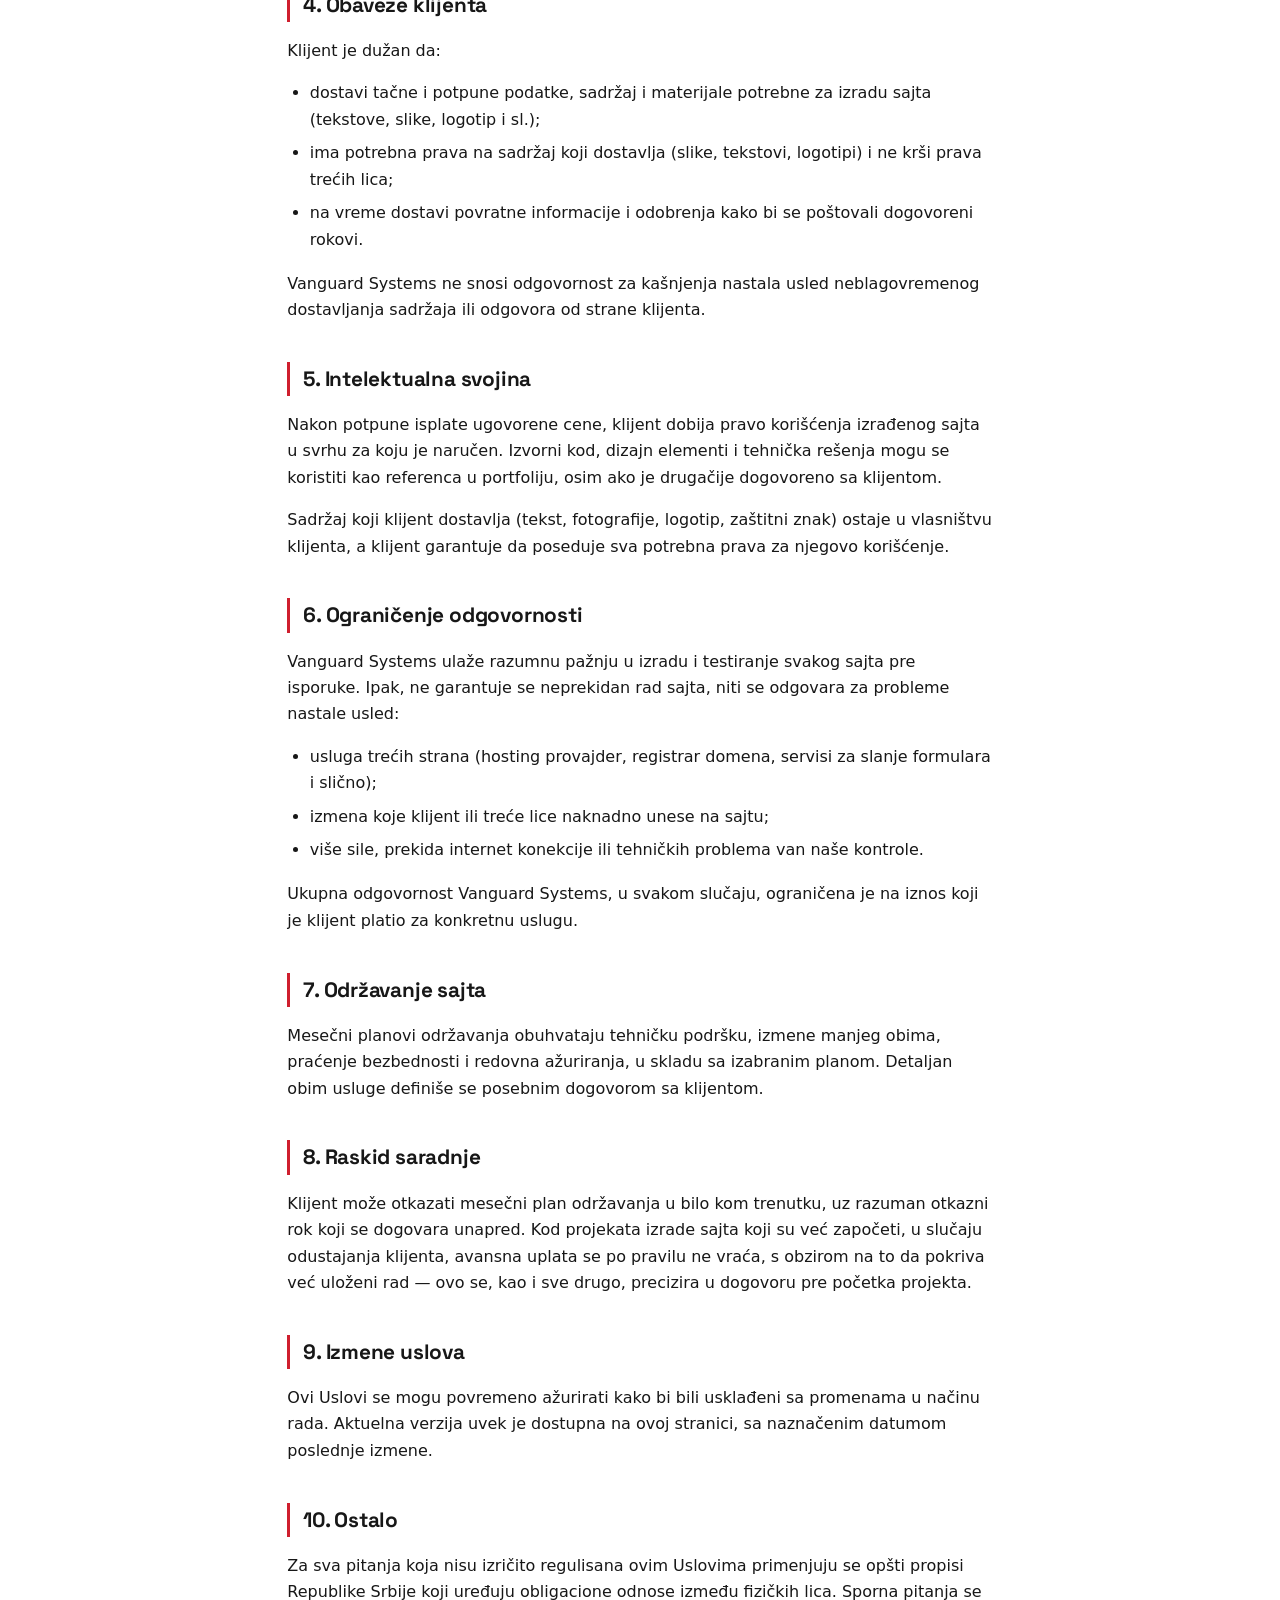
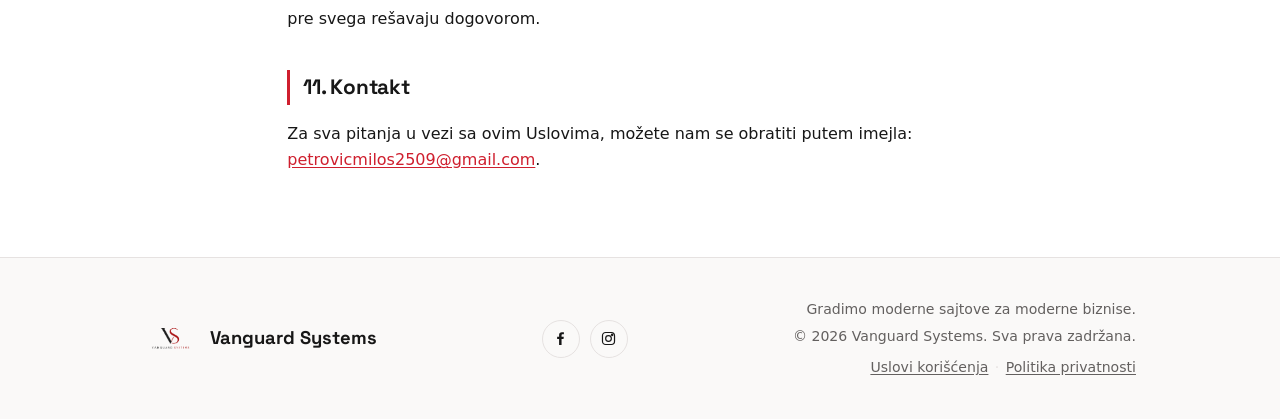
<file: uslovi-koriscenja.html>
<!DOCTYPE html>
<html lang="sr-Latn">
<head>
<meta charset="UTF-8">
<meta name="viewport" content="width=device-width, initial-scale=1.0">
<title>Uslovi korišćenja | Vanguard Systems</title>
<meta name="description" content="Uslovi korišćenja Vanguard Systems — pravila koja se primenjuju prilikom korišćenja sajta i naručivanja usluga izrade veb sajtova.">
<meta name="robots" content="index, follow">
<link rel="canonical" href="https://www.vanguardsystems.rs/uslovi-koriscenja.html">
<link rel="icon" href="images/vs-logo.png" type="image/png">
<link rel="apple-touch-icon" href="images/vs-mark.png">
<meta name="theme-color" content="#171717">

<!-- Open Graph -->
<meta property="og:type" content="website">
<meta property="og:site_name" content="Vanguard Systems">
<meta property="og:title" content="Uslovi korišćenja | Vanguard Systems">
<meta property="og:description" content="Pravila korišćenja sajta i usluga izrade veb sajtova koje pruža Vanguard Systems.">
<meta property="og:url" content="https://www.vanguardsystems.rs/uslovi-koriscenja.html">
<meta property="og:image" content="https://www.vanguardsystems.rs/images/vs-logo.png">
<meta property="og:locale" content="sr_RS">

<link rel="stylesheet" href="styles/style.css">
</head>
<body>

<div class="scroll-progress" id="scrollProgress"></div>

<header class="site-header">
  <div class="wrap header-inner">
    <a href="index.html#top" class="logo">
      <img src="images/vs-logo.png" alt="Vanguard Systems logo" width="34" height="34" loading="eager" decoding="async">
      Vanguard Systems
    </a>

    <button class="nav-toggle" id="navToggle" aria-label="Otvorite meni" aria-expanded="false" aria-controls="main-nav">
      <span></span><span></span><span></span>
    </button>

    <nav class="main-nav" id="main-nav">
      <a href="index.html#onama">O nama</a>
      <a href="index.html#usluge">Usluge</a>
      <a href="index.html#paketi">Paketi</a>
      <a href="index.html#proces">Proces</a>
      <a href="index.html#kontakt" class="nav-cta">Kontakt</a>
    </nav>
  </div>
</header>

<main id="top">

  <section class="page-header">
    <div class="wrap wrap-narrow">
      <p class="eyebrow reveal in-view">Pravne informacije</p>
      <h1>Uslovi korišćenja</h1>
      <p class="breadcrumb"><a href="index.html">Početna</a> / Uslovi korišćenja</p>
    </div>
  </section>

  <section class="section legal-wrap">
    <div class="wrap wrap-narrow legal-content">
      <p class="updated">Poslednje ažurirano: 8. jul 2026.</p>

      <p>Ovi uslovi korišćenja („Uslovi") regulišu odnos između Vanguard Systems i posetilaca sajta i klijenata koji naručuju usluge izrade i održavanja veb sajtova („korisnik", „klijent", „vi"). Korišćenjem ovog sajta ili naručivanjem usluga, prihvatate ove Uslove u celosti.</p>

      <p><strong>Važna napomena o statusu:</strong> Vanguard Systems je trenutno individualni (freelance) projekat kojim se bavi fizičko lice, a ne registrovana privredna firma ili preduzetnička radnja. To znači da saradnja ne podrazumeva formalni pravno obavezujući ugovor niti izdavanje fiskalnih računa ili PDV faktura — dogovor se potvrđuje pisanim putem (imejl) pre početka rada, a klijent je o ovom statusu unapred i jasno obavešten.</p>

      <h2>1. O nama</h2>
      <p>Vanguard Systems pruža usluge izrade, dizajna, optimizacije i održavanja veb sajtova za male biznise, lokalne firme i preduzetnike. Za sva pitanja možete nas kontaktirati putem imejla: <a href="mailto:petrovicmilos2509@gmail.com">petrovicmilos2509@gmail.com</a>.</p>

      <h2>2. Usluge</h2>
      <p>Nudimo pakete izrade sajtova (Start, Standard, Premium), kao i mesečne planove održavanja, opisane na sajtu. Tačan obim usluge, rokovi i cena definišu se pojedinačno, dogovorom sa klijentom, pre početka rada na projektu.</p>
      <ul>
        <li>Hosting i registracija domena nisu uključeni u cenu paketa izrade sajta, osim ako je drugačije dogovoreno.</li>
        <li>Broj strana, funkcionalnosti i vremenski rok zavise od izabranog paketa i specifikacija projekta.</li>
        <li>Ponuda paketa, cene i opis usluga mogu se povremeno menjati, s tim da se izmene ne primenjuju na već dogovorene i potvrđene projekte.</li>
      </ul>

      <h2>3. Dogovor i plaćanje</h2>
      <p>Projekat se smatra potvrđenim nakon što se klijent i Vanguard Systems usaglase oko obima posla, cene i dinamike plaćanja, obično putem imejla ili druge pisane komunikacije. Uobičajeno se traži avansno plaćanje pre početka rada, a preostali iznos po završetku ili isporuci projekta, u skladu sa individualnim dogovorom.</p>
      <p>Pošto Vanguard Systems trenutno ne posluje kao registrovani privredni subjekat, ne izdaju se fiskalni računi niti PDV fakture. Klijent na ovo pristaje prihvatanjem ponude za saradnju.</p>
      <p>Cene istaknute na sajtu su informativnog karaktera i mogu se razlikovati u zavisnosti od specifičnih zahteva projekta.</p>

      <h2>4. Obaveze klijenta</h2>
      <p>Klijent je dužan da:</p>
      <ul>
        <li>dostavi tačne i potpune podatke, sadržaj i materijale potrebne za izradu sajta (tekstove, slike, logotip i sl.);</li>
        <li>ima potrebna prava na sadržaj koji dostavlja (slike, tekstovi, logotipi) i ne krši prava trećih lica;</li>
        <li>na vreme dostavi povratne informacije i odobrenja kako bi se poštovali dogovoreni rokovi.</li>
      </ul>
      <p>Vanguard Systems ne snosi odgovornost za kašnjenja nastala usled neblagovremenog dostavljanja sadržaja ili odgovora od strane klijenta.</p>

      <h2>5. Intelektualna svojina</h2>
      <p>Nakon potpune isplate ugovorene cene, klijent dobija pravo korišćenja izrađenog sajta u svrhu za koju je naručen. Izvorni kod, dizajn elementi i tehnička rešenja mogu se koristiti kao referenca u portfoliju, osim ako je drugačije dogovoreno sa klijentom.</p>
      <p>Sadržaj koji klijent dostavlja (tekst, fotografije, logotip, zaštitni znak) ostaje u vlasništvu klijenta, a klijent garantuje da poseduje sva potrebna prava za njegovo korišćenje.</p>

      <h2>6. Ograničenje odgovornosti</h2>
      <p>Vanguard Systems ulaže razumnu pažnju u izradu i testiranje svakog sajta pre isporuke. Ipak, ne garantuje se neprekidan rad sajta, niti se odgovara za probleme nastale usled:</p>
      <ul>
        <li>usluga trećih strana (hosting provajder, registrar domena, servisi za slanje formulara i slično);</li>
        <li>izmena koje klijent ili treće lice naknadno unese na sajtu;</li>
        <li>više sile, prekida internet konekcije ili tehničkih problema van naše kontrole.</li>
      </ul>
      <p>Ukupna odgovornost Vanguard Systems, u svakom slučaju, ograničena je na iznos koji je klijent platio za konkretnu uslugu.</p>

      <h2>7. Održavanje sajta</h2>
      <p>Mesečni planovi održavanja obuhvataju tehničku podršku, izmene manjeg obima, praćenje bezbednosti i redovna ažuriranja, u skladu sa izabranim planom. Detaljan obim usluge definiše se posebnim dogovorom sa klijentom.</p>

      <h2>8. Raskid saradnje</h2>
      <p>Klijent može otkazati mesečni plan održavanja u bilo kom trenutku, uz razuman otkazni rok koji se dogovara unapred. Kod projekata izrade sajta koji su već započeti, u slučaju odustajanja klijenta, avansna uplata se po pravilu ne vraća, s obzirom na to da pokriva već uloženi rad — ovo se, kao i sve drugo, precizira u dogovoru pre početka projekta.</p>

      <h2>9. Izmene uslova</h2>
      <p>Ovi Uslovi se mogu povremeno ažurirati kako bi bili usklađeni sa promenama u načinu rada. Aktuelna verzija uvek je dostupna na ovoj stranici, sa naznačenim datumom poslednje izmene.</p>

      <h2>10. Ostalo</h2>
      <p>Za sva pitanja koja nisu izričito regulisana ovim Uslovima primenjuju se opšti propisi Republike Srbije koji uređuju obligacione odnose između fizičkih lica. Sporna pitanja se pre svega rešavaju dogovorom.</p>

      <h2>11. Kontakt</h2>
      <p>Za sva pitanja u vezi sa ovim Uslovima, možete nam se obratiti putem imejla: <a href="mailto:petrovicmilos2509@gmail.com">petrovicmilos2509@gmail.com</a>.</p>
    </div>
  </section>

</main>

<footer class="site-footer">
  <div class="wrap footer-inner">
    <div class="footer-logo">
      <img src="images/vs-logo.png" alt="Vanguard Systems logo" width="52" height="52" loading="lazy" decoding="async">
      <span>Vanguard Systems</span>
    </div>
    <nav class="footer-social" aria-label="Društvene mreže">
      <a href="#" target="_blank" rel="noopener" aria-label="Facebook">
        <svg viewBox="0 0 24 24" fill="currentColor"><path d="M13.5 21v-8.2h2.75l.4-3.2h-3.15V7.5c0-.93.26-1.56 1.6-1.56h1.7V3.1C15.98 3.03 15.03 3 13.9 3c-2.32 0-3.9 1.42-3.9 4.02v2.58H7.25v3.2H10V21h3.5Z"/></svg>
      </a>
      <a href="#" target="_blank" rel="noopener" aria-label="Instagram">
        <svg viewBox="0 0 24 24" fill="none" stroke="currentColor" stroke-width="1.7"><rect x="3.5" y="3.5" width="17" height="17" rx="4.5"/><circle cx="12" cy="12" r="4"/><circle cx="17.2" cy="6.8" r="1"/></svg>
      </a>
    </nav>
    <div class="footer-text">
      <p>Gradimo moderne sajtove za moderne biznise.</p>
      <p>© 2026 Vanguard Systems. Sva prava zadržana.</p>
      <nav class="footer-legal" aria-label="Pravne informacije">
        <a href="uslovi-koriscenja.html">Uslovi korišćenja</a>
        <span aria-hidden="true">·</span>
        <a href="politika-privatnosti.html">Politika privatnosti</a>
      </nav>
    </div>
  </div>
</footer>

<script src="js/app.js"></script>
</body>
</html>
</file>
<file: styles/style.css>
/* Vanguard Systems — crno-crveni, jednostavan stil */

@import url('https://fonts.googleapis.com/css2?family=Space+Grotesk:wght@500;600;700&display=swap');

:root{
  --text: #171717;
  --muted: #63605f;
  --line: #e6e2e1;
  --bg: #ffffff;
  --bg-soft: #faf9f8;
  --red: #cf1f2e;
  --red-dark: #9e0f1c;
  --red-soft: #fbe9ea;
  --radius: 4px;
  --wrap: 860px;
  --wrap-wide: 1040px;
  --font-display: "Space Grotesk", system-ui, -apple-system, "Segoe UI", Roboto, Helvetica, Arial, sans-serif;
}

*, *::before, *::after{ box-sizing: border-box; }

body{
  margin:0;
  background: var(--bg);
  color: var(--text);
  font-family: system-ui, -apple-system, "Segoe UI", Roboto, Helvetica, Arial, sans-serif;
  font-size: 16px;
  line-height: 1.65;
}

a{ color: inherit; text-decoration: none; }
h1,h2,h3,p{ margin: 0 0 1rem; }
h1,h2,h3{ font-family: var(--font-display); letter-spacing: -0.01em; }
ul,ol{ margin:0; padding:0; list-style:none; }
button, input, select, textarea{ font: inherit; }

.wrap{
  max-width: var(--wrap-wide);
  margin-inline: auto;
  padding-inline: 1.5rem;
}
.wrap-narrow{ max-width: var(--wrap); }

.divider{
  border: none;
  border-top: 1px solid var(--line);
  margin: 0;
}

/* Scroll progress */
.scroll-progress{
  position: fixed;
  top: 0; left: 0;
  height: 3px;
  width: 0%;
  background: linear-gradient(90deg, var(--red-dark), var(--red));
  z-index: 100;
  transition: width 0.1s ease-out;
}

/* Header */
.site-header{
  border-bottom: 1px solid var(--line);
  background: rgba(255,255,255,0.82);
  backdrop-filter: blur(10px);
  -webkit-backdrop-filter: blur(10px);
  position: sticky;
  top: 0;
  z-index: 10;
  transition: box-shadow 0.2s ease, border-color 0.2s ease;
}
.site-header.is-scrolled{
  box-shadow: 0 6px 24px -12px rgba(23,23,23,0.18);
  border-bottom-color: transparent;
}
.header-inner{
  display: flex;
  align-items: center;
  justify-content: space-between;
  padding-block: 0.85rem;
  position: relative;
}
.logo{
  display: flex;
  align-items: center;
  gap: 0.65rem;
  font-family: var(--font-display);
  font-weight: 700;
  font-size: 1.1rem;
  color: var(--text);
}
.logo img{
  height: 34px;
  width: 34px;
  display: block;
}

.main-nav{ display: flex; gap: 0.4rem; align-items: center; }
.main-nav a{
  color: var(--muted);
  font-size: 0.95rem;
  padding: 0.5rem 0.75rem;
  position: relative;
}
.main-nav a:not(.nav-cta)::after{
  content: "";
  position: absolute;
  left: 0.75rem; right: 0.75rem;
  bottom: 0.28rem;
  height: 2px;
  background: var(--red);
  transform: scaleX(0);
  transform-origin: left;
  transition: transform 0.2s ease;
}
.main-nav a:not(.nav-cta):hover{ color: var(--text); }
.main-nav a:not(.nav-cta):hover::after{ transform: scaleX(1); }
.main-nav a.nav-cta{
  color: #fff;
  background: var(--text);
  font-weight: 600;
  border-radius: 999px;
  padding: 0.55rem 1.15rem;
  margin-left: 0.4rem;
  transition: background 0.15s ease;
}
.main-nav a.nav-cta:hover{ background: var(--red); }

.nav-toggle{
  display: none;
  flex-direction: column;
  gap: 4px;
  border: none;
  background: none;
  padding: 0.4rem;
  cursor: pointer;
}
.nav-toggle span{ width: 20px; height: 2px; background: var(--text); }

/* Hero */
.hero{ padding-block: 7.5rem 6.5rem; position: relative; overflow: hidden; isolation: isolate; }
.hero-bg{ position: absolute; inset: 0; z-index: -2; }
.hero-bg picture{ position: absolute; inset: 0; display: block; }
.hero-bg img{
  width: 100%;
  height: 100%;
  object-fit: cover;
  display: block;
  filter: blur(7px) brightness(0.78) saturate(1.1);
  transform: scale(1.04);
}
.hero-overlay{
  position: absolute;
  inset: 0;
  z-index: -1;
  background:
    radial-gradient(ellipse 60% 55% at 50% 45%, rgba(10,9,10,0.62) 0%, rgba(10,9,10,0.32) 65%, rgba(10,9,10,0.18) 100%),
    linear-gradient(180deg, rgba(10,9,10,0.32) 0%, rgba(10,9,10,0.2) 30%, rgba(10,9,10,0.5) 100%);
}
.hero-inner{
  position: relative;
  z-index: 1;
  display: flex;
  justify-content: center;
}
.hero-content{ max-width: 46rem; text-align: center; }
.hero .tagline, .hero h1, .hero .lead{ text-shadow: 0 2px 20px rgba(0,0,0,0.65), 0 1px 3px rgba(0,0,0,0.5); }
.tagline{
  display: inline-flex;
  align-items: center;
  gap: 0.5rem;
  color: #ff5b68;
  font-weight: 600;
  font-size: 0.85rem;
  letter-spacing: 0.14em;
  text-transform: uppercase;
  justify-content: center;
}
.tagline::before{
  content: "";
  width: 20px;
  height: 2px;
  background: #ff5b68;
}
h1{ font-size: clamp(2.4rem, 4.2vw, 3.4rem); font-weight: 700; color: var(--text); }
.hero h1{ color: #fff; }
.hero .lead{ max-width: 52ch; color: rgba(255,255,255,0.82); font-size: 1.08rem; margin-inline: auto; }
.hero-actions{ display: flex; gap: 1rem; flex-wrap: wrap; margin-top: 1.5rem; justify-content: center; }
.hero .btn-plain{ border-color: rgba(255,255,255,0.35); color: #fff; }
.hero .btn-plain:hover{ border-color: var(--red); color: #ff5b68; }

/* Hero load-in */
.hero-in{
  opacity: 0;
  transform: translateY(16px);
  animation: heroIn 0.7s cubic-bezier(.2,.7,.3,1) forwards;
}
.hero-in-2{ animation-delay: 0.08s; }
.hero-in-3{ animation-delay: 0.16s; }
.hero-in-4{ animation-delay: 0.24s; }
@keyframes heroIn{
  to{ opacity: 1; transform: translateY(0); }
}
@media (prefers-reduced-motion: reduce){
  .hero-in{ opacity: 1; transform: none; animation: none; }
}

/* Legal pages (Uslovi korišćenja / Politika privatnosti) */
.page-header{
  padding-block: 3.5rem 2.5rem;
  border-bottom: 1px solid var(--line);
  background: var(--bg-soft);
  text-align: center;
}
.page-header h1{ font-size: clamp(1.9rem, 3.4vw, 2.5rem); }
.breadcrumb{ font-size: 0.85rem; color: var(--muted); margin-top: 0.75rem; }
.breadcrumb a{ color: var(--red); }
.breadcrumb a:hover{ text-decoration: underline; }
.legal-wrap{ padding-block: 3rem 4rem; }
.legal-content{ max-width: 74ch; margin-inline: auto; }
.legal-content .updated{ color: var(--muted); font-size: 0.9rem; margin-bottom: 2.2rem; }
.legal-content h2{
  font-size: 1.3rem;
  font-weight: 700;
  margin-top: 2.4rem;
  padding-left: 0.8rem;
  border-left: 3px solid var(--red);
}
.legal-content h2:first-of-type{ margin-top: 0; }
.legal-content h3{ font-size: 1.02rem; font-weight: 700; margin: 1.3rem 0 0.5rem; }
.legal-content p{ margin: 0 0 1rem; color: var(--text); }
.legal-content ul, .legal-content ol{ margin: 0 0 1.1rem; padding-left: 1.4rem; }
.legal-content ul{ list-style: disc; }
.legal-content ol{ list-style: decimal; }
.legal-content li{ margin-bottom: 0.45rem; color: var(--text); }
.legal-content a{ color: var(--red); text-decoration: underline; text-underline-offset: 2px; }
.legal-content a:hover{ color: var(--red-dark); }
.legal-content strong{ color: var(--text); }

/* Projects / portfolio */
.projects-grid{
  display: flex;
  flex-wrap: wrap;
  justify-content: center;
  gap: 1.6rem;
  margin-top: 2.4rem;
}
.project-card{
  flex: 1 1 480px;
  max-width: 620px;
}
.browser-window{
  border: 1px solid var(--line);
  border-radius: 8px;
  overflow: hidden;
  background: var(--bg);
  box-shadow: 0 18px 40px -26px rgba(23,23,23,0.35);
}
.browser-bar{
  display: flex;
  align-items: center;
  gap: 0.4rem;
  padding: 0.65rem 0.8rem;
  background: var(--bg-soft);
  border-bottom: 1px solid var(--line);
}
.browser-dot{
  width: 9px;
  height: 9px;
  border-radius: 50%;
  background: var(--line);
  display: inline-block;
}
.browser-dot:nth-child(1){ background: #e6595f; }
.browser-dot:nth-child(2){ background: #e8b342; }
.browser-dot:nth-child(3){ background: #58b96a; }
.browser-url{
  margin-left: 0.6rem;
  font-size: 0.78rem;
  color: var(--muted);
  background: var(--bg);
  border: 1px solid var(--line);
  border-radius: 999px;
  padding: 0.2rem 0.7rem;
  overflow: hidden;
  text-overflow: ellipsis;
  white-space: nowrap;
}
.browser-frame{
  width: 100%;
  height: 380px;
  border: none;
  display: block;
  background: var(--bg-soft);
}
.project-info{ padding: 1.2rem 0.2rem 0; text-align: center; }
.project-info h3{ font-size: 1.1rem; font-weight: 700; margin-bottom: 0.4rem; }
.project-info p{ color: var(--muted); font-size: 0.94rem; margin-bottom: 0.9rem; }
.github-cta{
  text-align: center;
  margin-top: 2.6rem;
  padding-top: 2.2rem;
  border-top: 1px solid var(--line);
}
.github-cta p{ color: var(--muted); margin-bottom: 0.9rem; }
@media (max-width: 640px){
  .browser-frame{ height: 280px; }
}

/* Buttons */
.btn{
  display: inline-block;
  padding: 0.75rem 1.4rem;
  border-radius: var(--radius);
  font-size: 0.95rem;
  font-weight: 600;
  border: 1px solid transparent;
  transition: background 0.15s ease, border-color 0.15s ease, color 0.15s ease;
}
.btn-primary{ background: var(--text); color: #fff; }
.btn-primary:hover{ background: var(--red); }
.btn-plain{ border-color: var(--line); color: var(--text); }
.btn-plain:hover{ border-color: var(--red); color: var(--red); }

/* Sections */
.section{ padding-block: 3.2rem; }
h2{
  font-size: 1.6rem;
  font-weight: 700;
  padding-left: 0.9rem;
  border-left: 3px solid var(--red);
}

.eyebrow{
  display: inline-flex;
  align-items: center;
  gap: 0.5rem;
  color: var(--red);
  font-weight: 600;
  font-size: 0.78rem;
  letter-spacing: 0.14em;
  text-transform: uppercase;
  margin: 0 0 0.6rem;
}
.eyebrow::before{
  content: "";
  width: 16px;
  height: 2px;
  background: var(--red);
}
.section-lead{
  max-width: 56ch;
  color: var(--muted);
  font-size: 1.02rem;
}
.center{ text-align: center; margin-inline: auto; }
.center.eyebrow{ justify-content: center; }
.center.section-lead{ margin-inline: auto; }
h2.center{
  border-left: none;
  padding-left: 0;
  position: relative;
  padding-bottom: 0.6rem;
}
h2.center::after{
  content: "";
  position: absolute;
  left: 50%;
  bottom: 0;
  transform: translateX(-50%);
  width: 46px;
  height: 3px;
  background: var(--red);
}

/* Scroll reveal */
.reveal{
  opacity: 0;
  transform: translateY(14px);
  transition: opacity 0.5s cubic-bezier(0.16, 1, 0.3, 1), transform 0.5s cubic-bezier(0.16, 1, 0.3, 1);
  will-change: opacity, transform;
}
.reveal.in-view{
  opacity: 1;
  transform: translateY(0);
}
@media (prefers-reduced-motion: reduce){
  .reveal{ opacity: 1; transform: none; transition: none; }
}

.plain-list li{
  padding: 0.5rem 0;
  border-bottom: 1px solid var(--line);
  color: var(--text);
}
.plain-list li:last-child{ border-bottom: none; }
.two-col{
  columns: 2;
  column-gap: 2rem;
}
.two-col li{ break-inside: avoid; }

.fine-print{ color: var(--muted); font-size: 0.85rem; margin-top: 0.5rem; }

/* Services */
.services-grid{
  display: flex;
  flex-wrap: wrap;
  justify-content: center;
  gap: 1.1rem;
  margin-top: 2.2rem;
}
.service-card{
  flex: 1 1 300px;
  max-width: 360px;
  border: 1px solid var(--line);
  border-radius: var(--radius);
  padding: 1.75rem 1.6rem;
  background: var(--bg);
  position: relative;
  overflow: hidden;
  transition: transform 0.25s ease, box-shadow 0.25s ease, border-color 0.25s ease;
}
.service-card::before{
  content: "";
  position: absolute;
  top: 0; left: 0; right: 0;
  height: 3px;
  background: var(--red);
  transform: scaleX(0);
  transform-origin: left;
  transition: transform 0.3s ease;
}
.service-card:hover{
  transform: translateY(-5px);
  box-shadow: 0 18px 34px -22px rgba(23,23,23,0.28);
  border-color: transparent;
}
.service-card:hover::before{ transform: scaleX(1); }
.service-icon{
  display: inline-flex;
  align-items: center;
  justify-content: center;
  width: 46px;
  height: 46px;
  border-radius: 50%;
  background: var(--red-soft);
  color: var(--red-dark);
  margin-bottom: 1rem;
  transition: background 0.25s ease, color 0.25s ease, transform 0.25s ease;
}
.service-icon svg{ width: 23px; height: 23px; }
.service-card:hover .service-icon{
  background: var(--red);
  color: #fff;
  transform: scale(1.08) rotate(-4deg);
}
.service-card h3{ font-size: 1.08rem; font-weight: 700; margin-bottom: 0.45rem; }
.service-card p{ color: var(--muted); font-size: 0.94rem; margin: 0; }
.service-tags{
  margin-top: 0.9rem !important;
  padding-top: 0.85rem;
  border-top: 1px solid var(--line);
  font-size: 0.82rem !important;
  color: var(--muted);
  letter-spacing: 0.01em;
}

/* Packages */
.package-grid{
  display: grid;
  grid-template-columns: repeat(3, 1fr);
  gap: 1.25rem;
  margin-top: 2rem;
}
.package{
  border: 1px solid var(--line);
  border-radius: var(--radius);
  padding: 1.75rem;
  display: flex;
  flex-direction: column;
  position: relative;
  background: var(--bg);
  transition: transform 0.3s cubic-bezier(.2,.7,.3,1), box-shadow 0.3s ease, border-color 0.3s ease;
}
.package::after{
  content: "";
  position: absolute;
  top: -1px; left: -1px; right: -1px;
  height: 4px;
  background: var(--red);
  transform: scaleX(0);
  transform-origin: left;
  transition: transform 0.35s ease;
  border-radius: var(--radius) var(--radius) 0 0;
}
.package:hover{
  transform: translateY(-8px);
  box-shadow: 0 24px 44px -24px rgba(23,23,23,0.32);
  border-color: transparent;
}
.package:hover::after{ transform: scaleX(1); }
.package .btn{ transition: background 0.15s ease, border-color 0.15s ease, color 0.15s ease, transform 0.15s ease; }
.package:hover .btn-primary{ transform: translateX(2px); }
.package-highlight{
  border: 2px solid var(--text);
  background: var(--bg);
}
.package-highlight:hover{ transform: translateY(-10px); }
.package-highlight::before{
  content: "";
  position: absolute;
  top: -2px; left: -2px; right: -2px;
  height: 5px;
  background: var(--red);
}
.package-badge{
  display: inline-block;
  color: #fff;
  background: var(--red);
  font-weight: 600;
  font-size: 0.72rem;
  letter-spacing: 0.06em;
  text-transform: uppercase;
  padding: 0.2rem 0.55rem;
  border-radius: 3px;
  margin-bottom: 0.6rem;
}
.package-price{ font-size: 1.8rem; font-weight: 700; }
.package-desc{ color: var(--muted); margin-bottom: 0.75rem; }
.package-note{ font-weight: 600; font-size: 0.9rem; margin-bottom: 0.5rem; }
.package .plain-list{ margin-bottom: 1.5rem; flex: 1; }
.package .btn{ align-self: flex-start; }

.maintenance-box{
  margin-top: 1.5rem;
  border: 1px solid var(--line);
  border-radius: var(--radius);
  padding: 1.75rem;
  display: flex;
  justify-content: space-between;
  gap: 2rem;
  background: var(--bg-soft);
  flex-wrap: wrap;
}
.maintenance-box > div:first-child{ flex: 1; min-width: 240px; }
.maintenance-price{ text-align: right; min-width: 160px; }

/* Process timeline */
.timeline{
  position: relative;
  margin-top: 2.2rem;
  padding-left: 3.2rem;
}
.timeline::before{
  content: "";
  position: absolute;
  left: 1.05rem;
  top: 0.5rem;
  bottom: 0.5rem;
  width: 2px;
  background: linear-gradient(to bottom, var(--red), var(--line) 85%);
}
.timeline-step{
  position: relative;
  padding-bottom: 2.1rem;
}
.timeline-step-last{ padding-bottom: 0; }
.timeline-node{
  position: absolute;
  left: -3.2rem;
  top: 0;
  width: 2.15rem;
  height: 2.15rem;
  border-radius: 50%;
  background: var(--bg);
  border: 2px solid var(--text);
  color: var(--text);
  font-weight: 700;
  font-size: 0.9rem;
  display: flex;
  align-items: center;
  justify-content: center;
  transition: background 0.3s ease, color 0.3s ease, border-color 0.3s ease, transform 0.3s ease;
}
.timeline-step.in-view .timeline-node{
  background: var(--red);
  border-color: var(--red);
  color: #fff;
  transform: scale(1.08);
}
.timeline-step-last .timeline-node{ border-color: var(--red-dark); }
.timeline-content h3{ font-size: 1.05rem; font-weight: 700; margin-bottom: 0.3rem; }
.timeline-content p{ color: var(--muted); margin: 0; max-width: 52ch; }

/* Mission / vision */
.mission-grid{
  display: grid;
  grid-template-columns: 1fr 1fr;
  gap: 2.5rem;
}
.mission-grid p{ color: var(--muted); }

/* Contact form */
.contact-card{
  max-width: 480px;
  margin: 2.2rem auto 0;
  background: var(--bg);
  border: 1px solid var(--line);
  border-radius: 10px;
  padding: 2.2rem 2rem;
  box-shadow: 0 30px 60px -34px rgba(23,23,23,0.22);
  position: relative;
  overflow: hidden;
}
.contact-card::before{
  content: "";
  position: absolute;
  top: 0; left: 0; right: 0;
  height: 4px;
  background: linear-gradient(90deg, var(--red-dark), var(--red));
}
.contact-form{ margin-top: 0; }
.hp-field{
  position: absolute;
  width: 1px;
  height: 1px;
  padding: 0;
  margin: -1px;
  overflow: hidden;
  clip: rect(0,0,0,0);
  white-space: nowrap;
  border: 0;
}
.field{ margin-bottom: 1.1rem; }
.field label{ display: block; font-size: 0.88rem; font-weight: 600; margin-bottom: 0.35rem; }
.field input, .field select, .field textarea{
  width: 100%;
  padding: 0.7rem 0.85rem;
  border: 1px solid var(--line);
  border-radius: var(--radius);
  background: #fff;
  color: var(--text);
  transition: border-color 0.15s ease, box-shadow 0.15s ease;
}
.field input:focus, .field select:focus, .field textarea:focus{
  outline: none;
  border-color: var(--red);
  box-shadow: 0 0 0 3px var(--red-soft);
}
.field.invalid input, .field.invalid select, .field.invalid textarea{
  border-color: #c0392b;
}
.field textarea{ resize: vertical; }

.btn-submit{ border: none; cursor: pointer; width: 100%; text-align: center; padding-block: 0.85rem; }
.form-status{ margin-top: 0.9rem; font-size: 0.9rem; text-align: center; }
.form-status.ok{ color: #1e7d3c; }
.form-status.err{ color: #c0392b; }

.contact-direct{ margin-top: 1.75rem; padding-top: 1.5rem; border-top: 1px solid var(--line); text-align: center; }
.contact-direct .fine-print{ margin-top: 0.4rem; }

/* Footer */
.site-footer{ border-top: 1px solid var(--line); padding-block: 2.5rem; margin-top: 1rem; background: var(--bg-soft); }
.footer-inner{ display: flex; justify-content: space-between; align-items: center; gap: 1.5rem; flex-wrap: wrap; color: var(--muted); font-size: 0.88rem; }
.footer-logo{ display: flex; align-items: center; gap: 0.85rem; }
.footer-logo img{ height: 52px; width: 52px; }
.footer-logo span{ font-family: var(--font-display); font-weight: 700; font-size: 1.15rem; color: var(--text); }
.footer-social{ display: flex; gap: 0.6rem; }
.footer-social a{
  display: flex;
  align-items: center;
  justify-content: center;
  width: 38px;
  height: 38px;
  border-radius: 50%;
  border: 1px solid var(--line);
  color: var(--text);
  transition: background 0.2s ease, border-color 0.2s ease, color 0.2s ease, transform 0.2s ease;
}
.footer-social a svg{ width: 17px; height: 17px; }
.footer-social a:hover{
  background: var(--red);
  border-color: var(--red);
  color: #fff;
  transform: translateY(-3px);
}
.footer-text{ text-align: right; }
.footer-text p{ margin: 0 0 0.25rem; }
.footer-text p:last-child{ margin-bottom: 0; }
.footer-legal{ margin-top: 0.5rem; display: flex; gap: 0.4rem; justify-content: flex-end; flex-wrap: wrap; }
.footer-legal a{ color: var(--muted); text-decoration: underline; text-underline-offset: 2px; }
.footer-legal a:hover{ color: var(--red); }
.footer-legal span{ color: var(--line); }

/* Responsive */
@media (max-width: 860px){
  .package-grid{ grid-template-columns: 1fr; }
  .mission-grid{ grid-template-columns: 1fr; }
  .two-col{ columns: 1; }
}

@media (max-width: 680px){
  .nav-toggle{ display: flex; }
  .main-nav{
    display: none;
    position: absolute;
    top: 100%; left: 0; right: 0;
    background: #fff;
    border-bottom: 1px solid var(--line);
    flex-direction: column;
    align-items: flex-start;
    padding: 0.5rem 1.5rem 1rem;
    gap: 0.9rem;
  }
  .main-nav.is-open{ display: flex; }
  .main-nav a.nav-cta{ margin-left: 0; }
  .services-grid{ flex-direction: column; align-items: stretch; }
  .service-card{ max-width: none; }
  .timeline{ padding-left: 2.6rem; }
  .timeline::before{ left: 0.85rem; }
  .timeline-node{ left: -2.6rem; width: 1.9rem; height: 1.9rem; font-size: 0.82rem; }
  .contact-card{ padding: 1.75rem 1.35rem; }
  .maintenance-box{ flex-direction: column; }
  .maintenance-price{ text-align: left; }
  .footer-inner{ flex-direction: column; align-items: flex-start; }
  .footer-text{ text-align: left; }
  .footer-legal{ justify-content: flex-start; }
  .hero{ padding-block: 5rem 4rem; }
}
</file>
